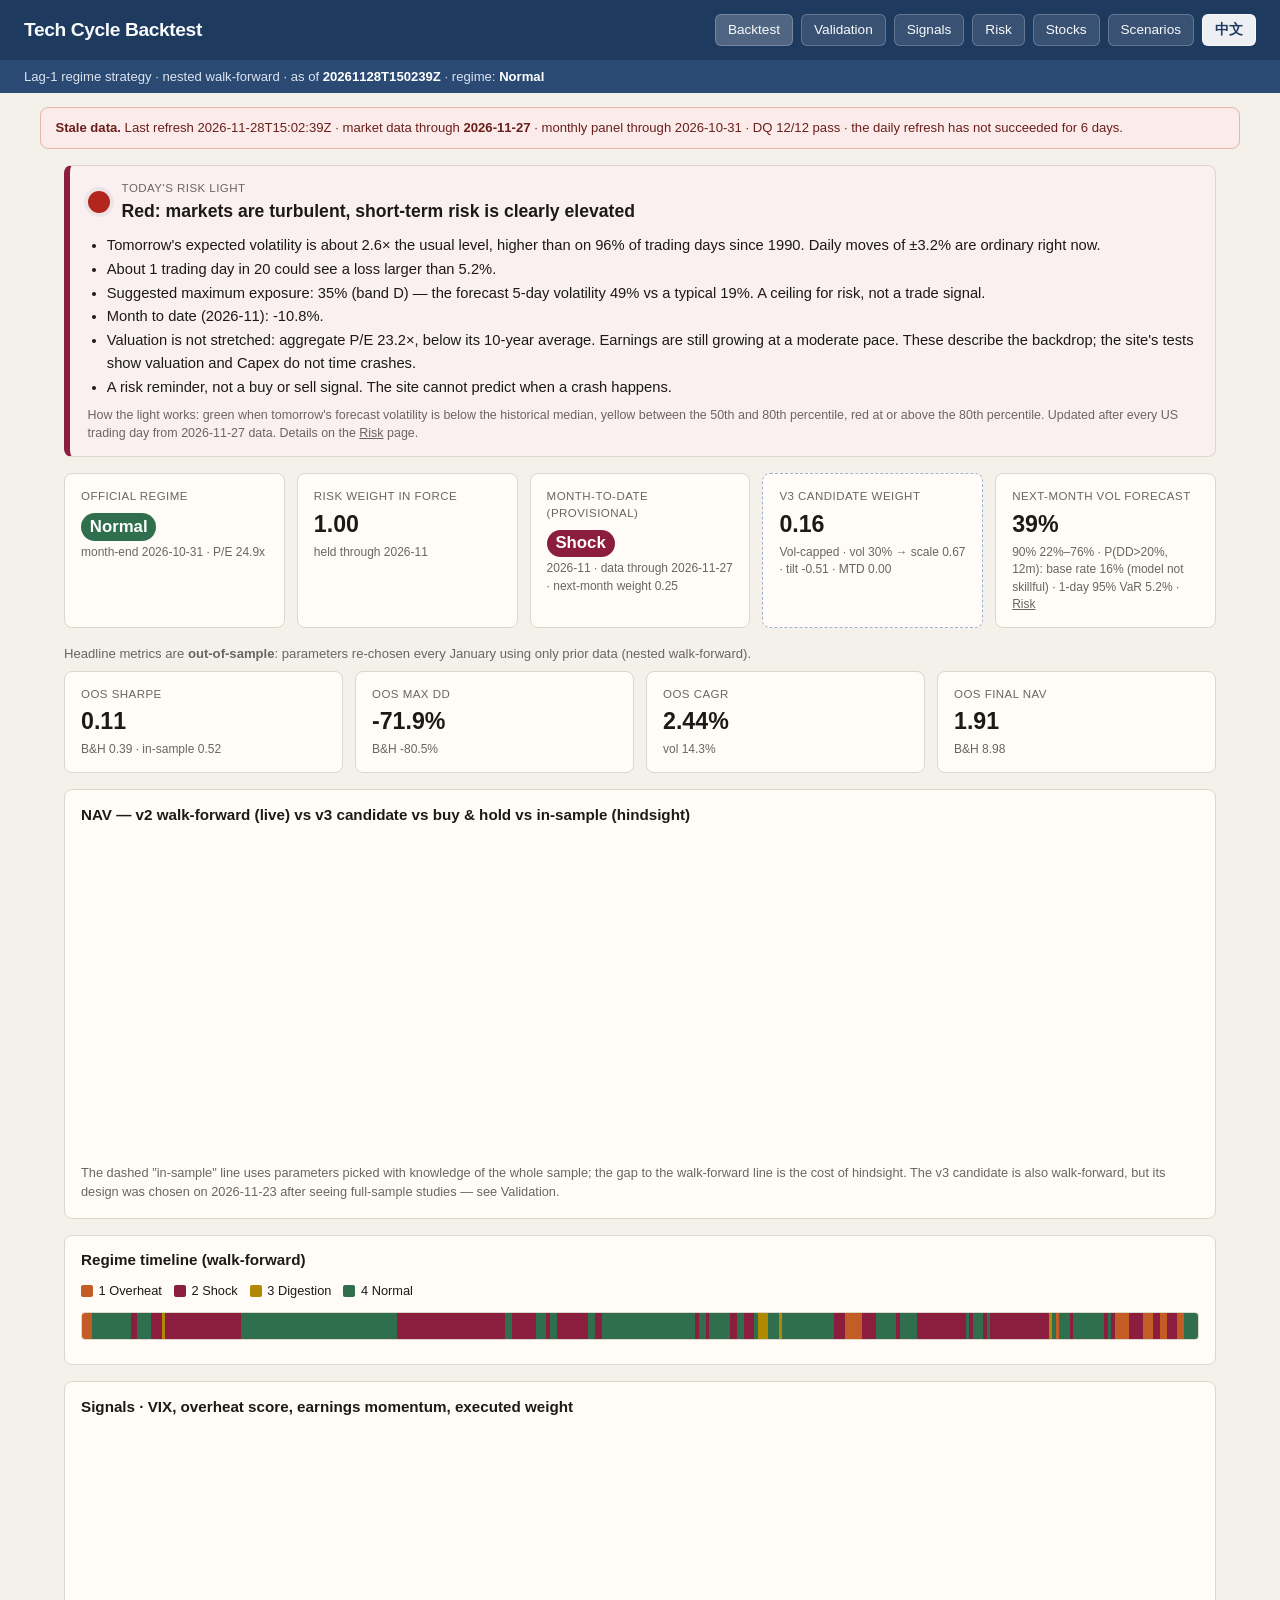
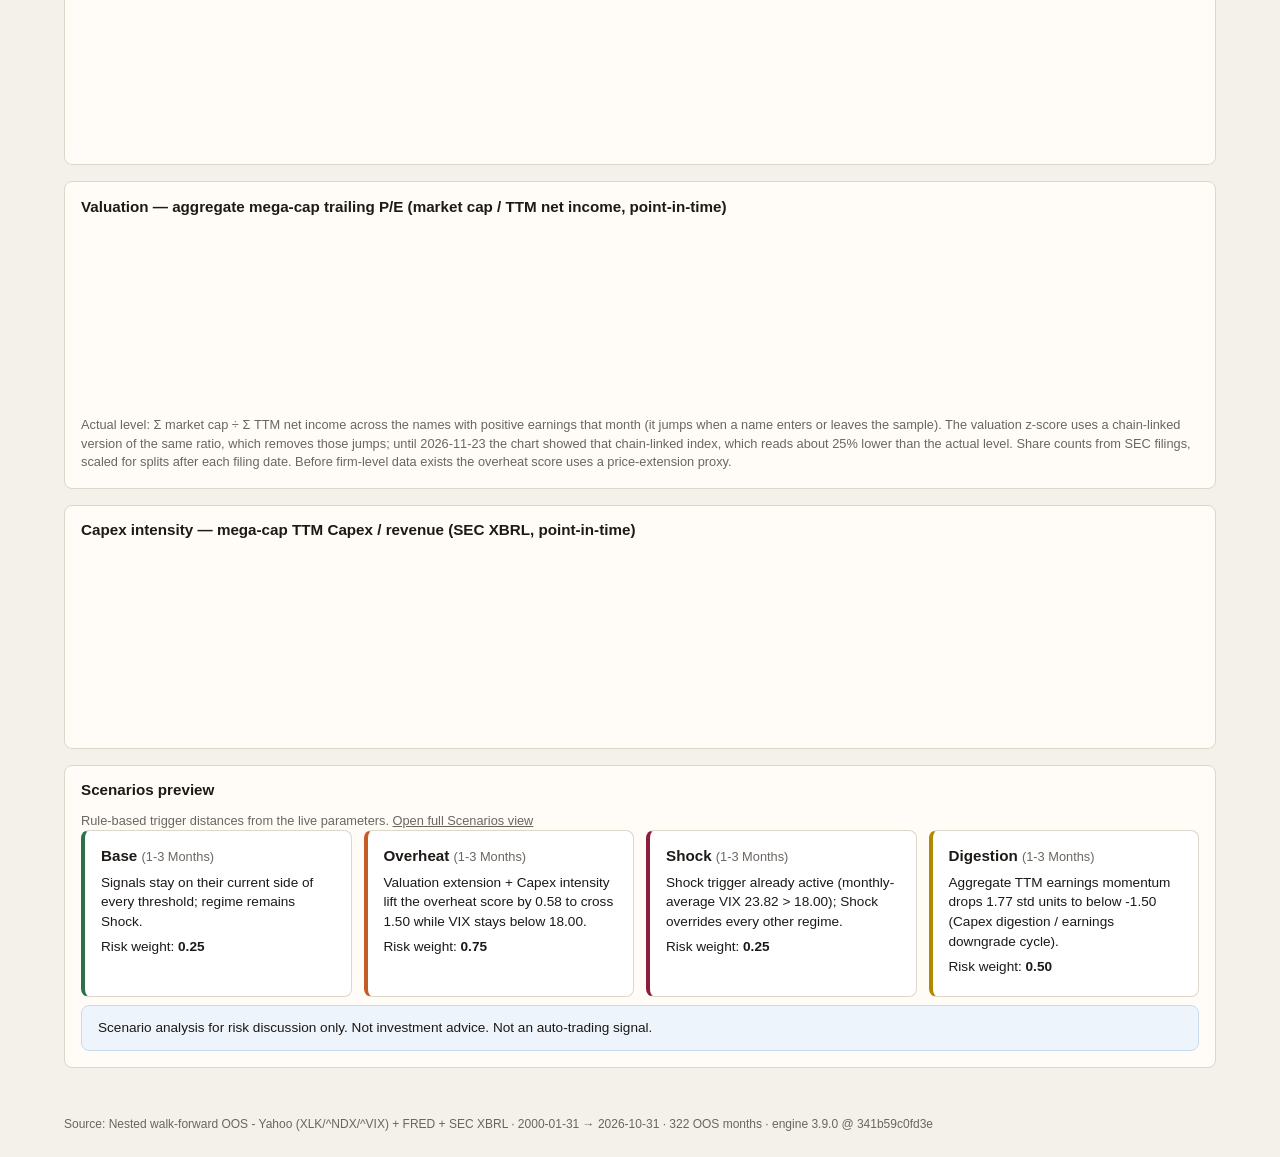
<file: index.html>
<!DOCTYPE html>
<html lang="en">
<head>
  <meta charset="utf-8" />
  <meta http-equiv="Content-Security-Policy" content="default-src 'self'; script-src 'self'; style-src 'self' 'unsafe-inline'; img-src 'self' data:; connect-src 'self'; font-src 'self'; object-src 'none'; base-uri 'self'; form-action 'none'" />
  <meta name="viewport" content="width=device-width, initial-scale=1" />
  <title>Tech Cycle Backtest</title>
  <link rel="stylesheet" href="css/app.css" />
  <script src="static/chart.umd.min.js"></script>
</head>
<body data-i18n-title="index.title">
  <header class="topbar">
    <h1 data-i18n="index.title">Tech Cycle Backtest</h1>
    <nav class="nav-links" aria-label="Primary">
      <a class="active" href="index.html" data-i18n="nav.backtest">Backtest</a>
      <a href="validation.html" data-i18n="nav.validation">Validation</a>
      <a href="signals.html" data-i18n="nav.signals">Signals</a>
      <a href="risk.html" data-i18n="nav.risk">Risk</a>
      <a href="stocks.html" data-i18n="nav.stocks">Stocks</a>
      <a href="scenarios.html" data-i18n="nav.scenarios">Scenarios</a>
    </nav>
  </header>
  <div class="subbar" id="asof-line" data-i18n="common.loading">Loading…</div>
  <div class="banner" id="banner" data-i18n="common.loadingStatus">Loading data status…</div>

  <main>
    <section class="light" id="light" hidden>
      <div class="light-head"><span class="light-dot" aria-hidden="true"></span><div>
        <div class="light-kicker" data-i18n="light.h2">Today's risk light</div>
        <h2 id="light-title">—</h2></div></div>
      <ul id="light-points"></ul>
      <p class="light-foot" id="light-foot"></p>
    </section>

    <section class="metrics posture">
      <div class="card"><div class="label" data-i18n="index.card.regime">Official regime</div><div class="value" id="p-regime">—</div><div class="sub" id="p-regime-sub">—</div></div>
      <div class="card"><div class="label" data-i18n="index.card.weight">Risk weight in force</div><div class="value" id="p-weight">—</div><div class="sub" id="p-weight-sub">—</div></div>
      <div class="card"><div class="label" data-i18n="index.card.prov">Month-to-date (provisional)</div><div class="value" id="p-prov">—</div><div class="sub" id="p-prov-sub">—</div></div>
      <div class="card candidate"><div class="label" data-i18n="index.card.v3">v3 candidate weight</div><div class="value" id="p-v3">—</div><div class="sub" id="p-v3-sub">—</div></div>
      <div class="card"><div class="label" data-i18n="index.card.vol">Next-month vol forecast</div><div class="value" id="p-vol">—</div><div class="sub" id="p-vol-sub">—</div></div>
    </section>

    <p class="basis" id="basis" data-i18n-html="index.basis"></p>
    <section class="metrics" id="metrics">
      <div class="card"><div class="label" data-i18n="index.m.sharpe">OOS Sharpe</div><div class="value" id="m-sharpe">—</div><div class="sub" id="m-sharpe-sub">—</div></div>
      <div class="card"><div class="label" data-i18n="index.m.mdd">OOS Max DD</div><div class="value" id="m-mdd">—</div><div class="sub" id="m-mdd-sub">—</div></div>
      <div class="card"><div class="label" data-i18n="index.m.cagr">OOS CAGR</div><div class="value" id="m-cagr">—</div><div class="sub" id="m-cagr-sub">—</div></div>
      <div class="card"><div class="label" data-i18n="index.m.nav">OOS Final NAV</div><div class="value" id="m-nav">—</div><div class="sub" id="m-bh">—</div></div>
    </section>

    <section class="panel">
      <h2 data-i18n-html="index.nav.h2"></h2>
      <div class="chart-wrap"><canvas id="navChart"></canvas></div>
      <p class="note" data-i18n="index.nav.note"></p>
    </section>

    <section class="panel">
      <h2 data-i18n="index.regime.h2">Regime timeline (walk-forward)</h2>
      <div class="legend-regimes" id="regimeLegend"></div>
      <div class="regime-strip" id="regimeStrip" data-i18n-title="index.regime.title"></div>
    </section>

    <section class="panel">
      <h2 data-i18n="index.aux.h2"></h2>
      <div class="chart-wrap"><canvas id="auxChart"></canvas></div>
    </section>

    <section class="panel">
      <h2 data-i18n="index.pe.h2"></h2>
      <div class="chart-wrap short"><canvas id="peChart"></canvas></div>
      <p class="note" data-i18n="index.pe.note"></p>
    </section>

    <section class="panel">
      <h2 data-i18n="index.capex.h2"></h2>
      <div class="chart-wrap short"><canvas id="capexChart"></canvas></div>
    </section>

    <section class="panel">
      <h2 data-i18n="index.sc.h2">Scenarios preview</h2>
      <p class="note" data-i18n-html="index.sc.note"></p>
      <div class="preview-grid" id="scenarioPreview"></div>
      <div class="disclaimer" id="home-disclaimer" data-i18n="common.disclaimer"></div>
    </section>
  </main>

  <footer id="footer" data-i18n="common.loading">Loading…</footer>
  <script src="js/i18n.js"></script>
  <script src="js/common.js"></script>
  <script src="js/backtest.js"></script>
</body>
</html>
</file>
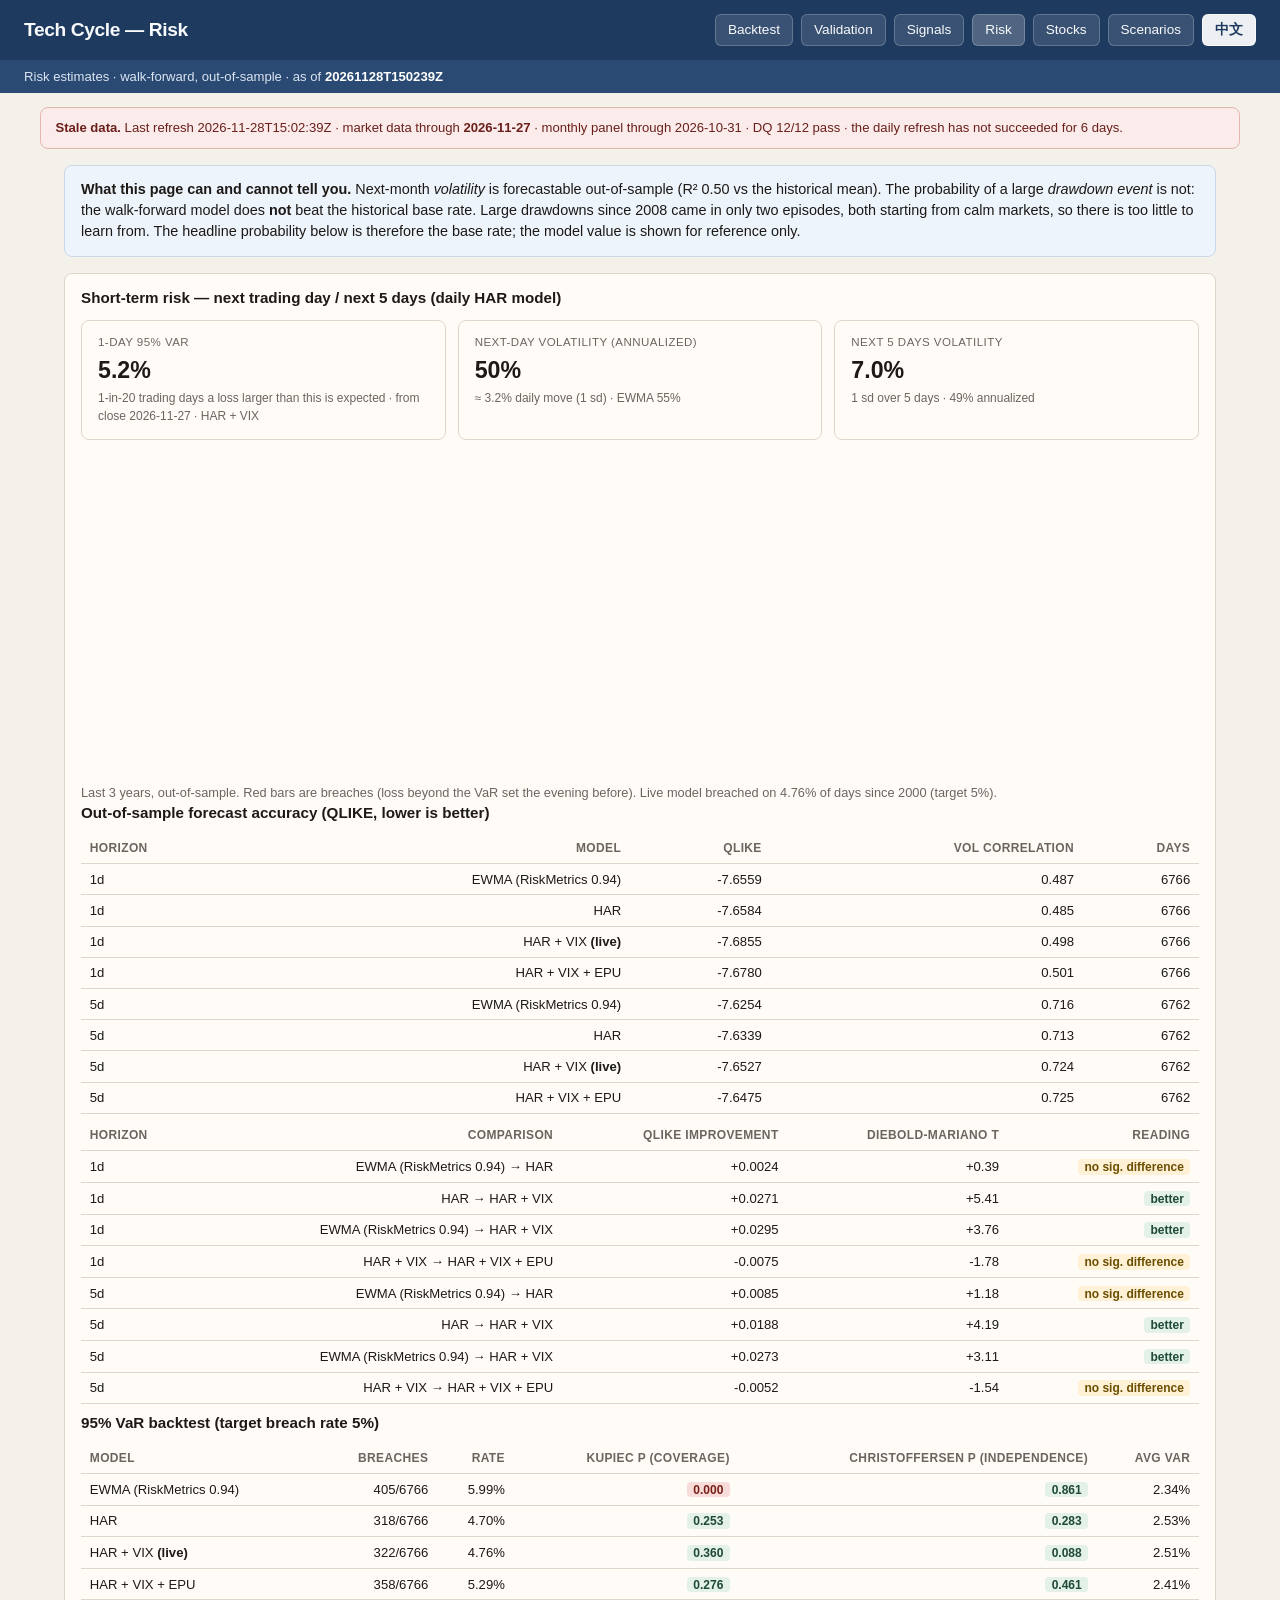
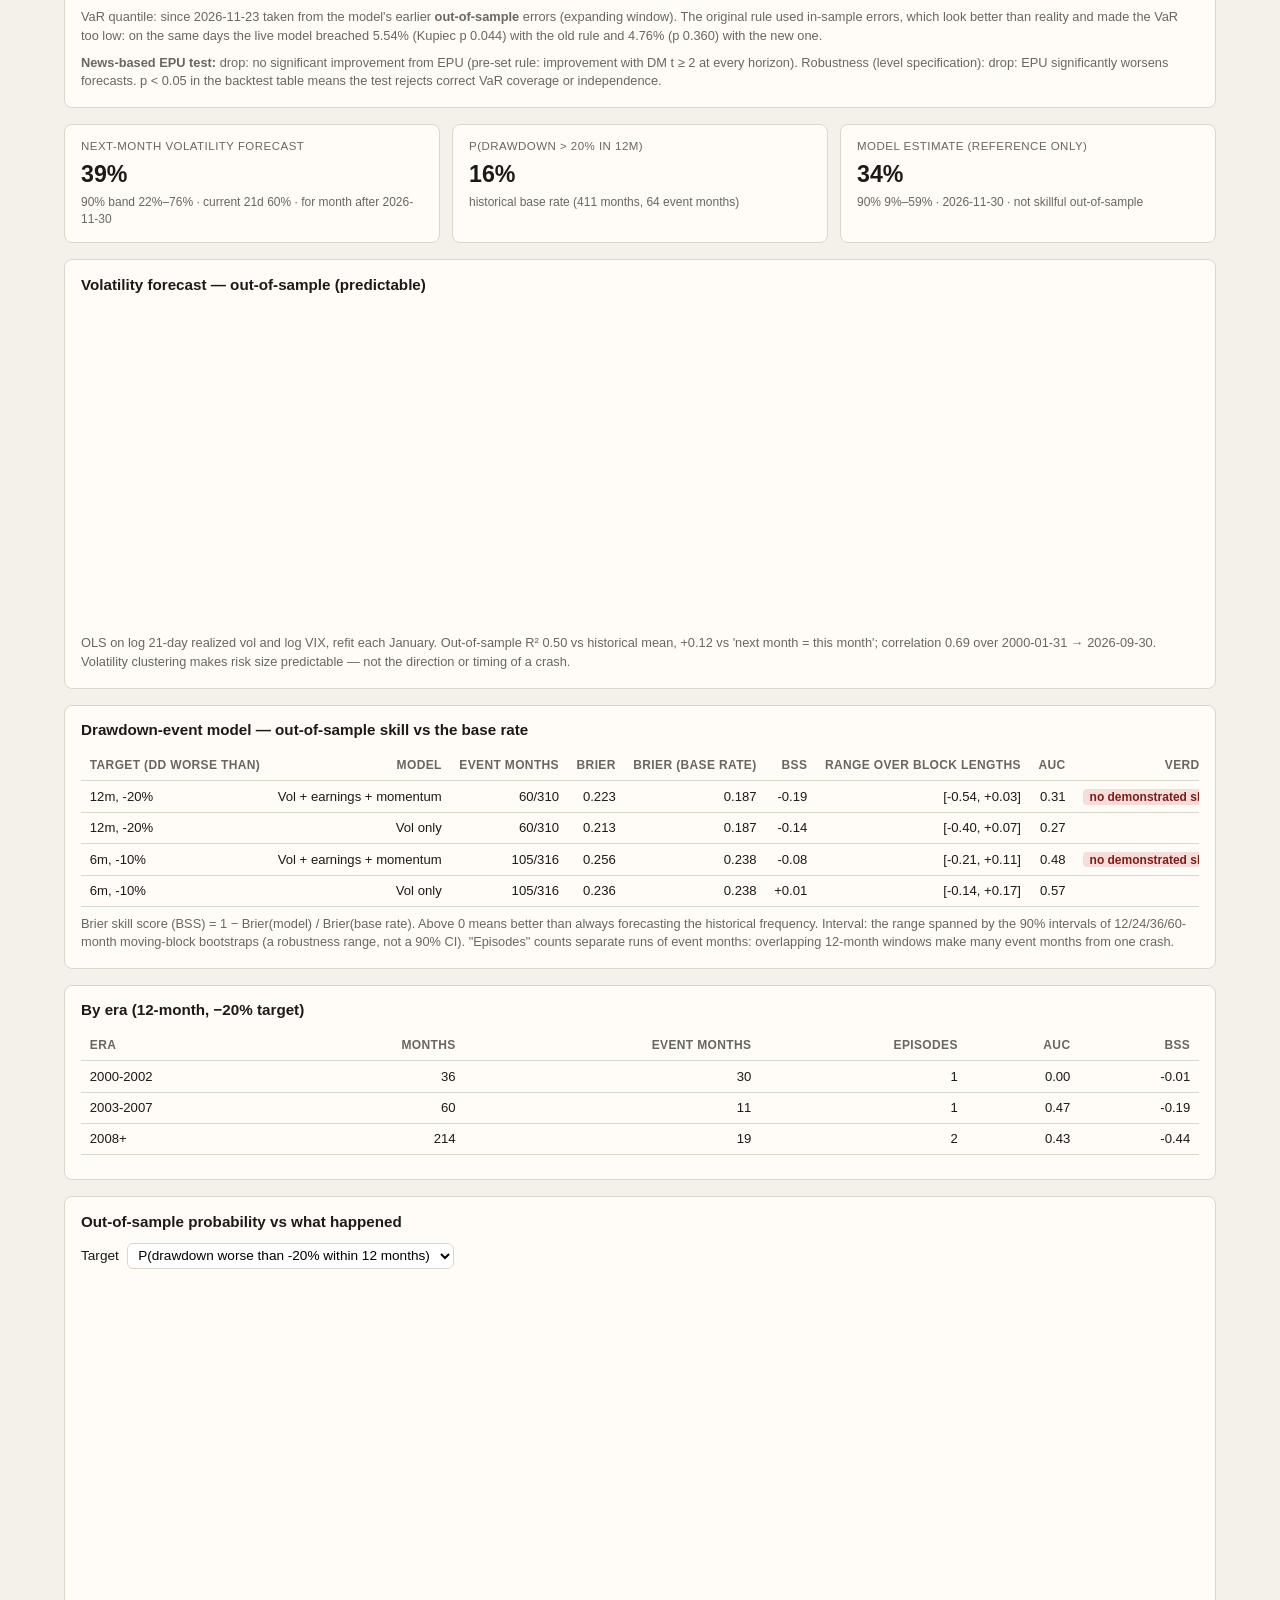
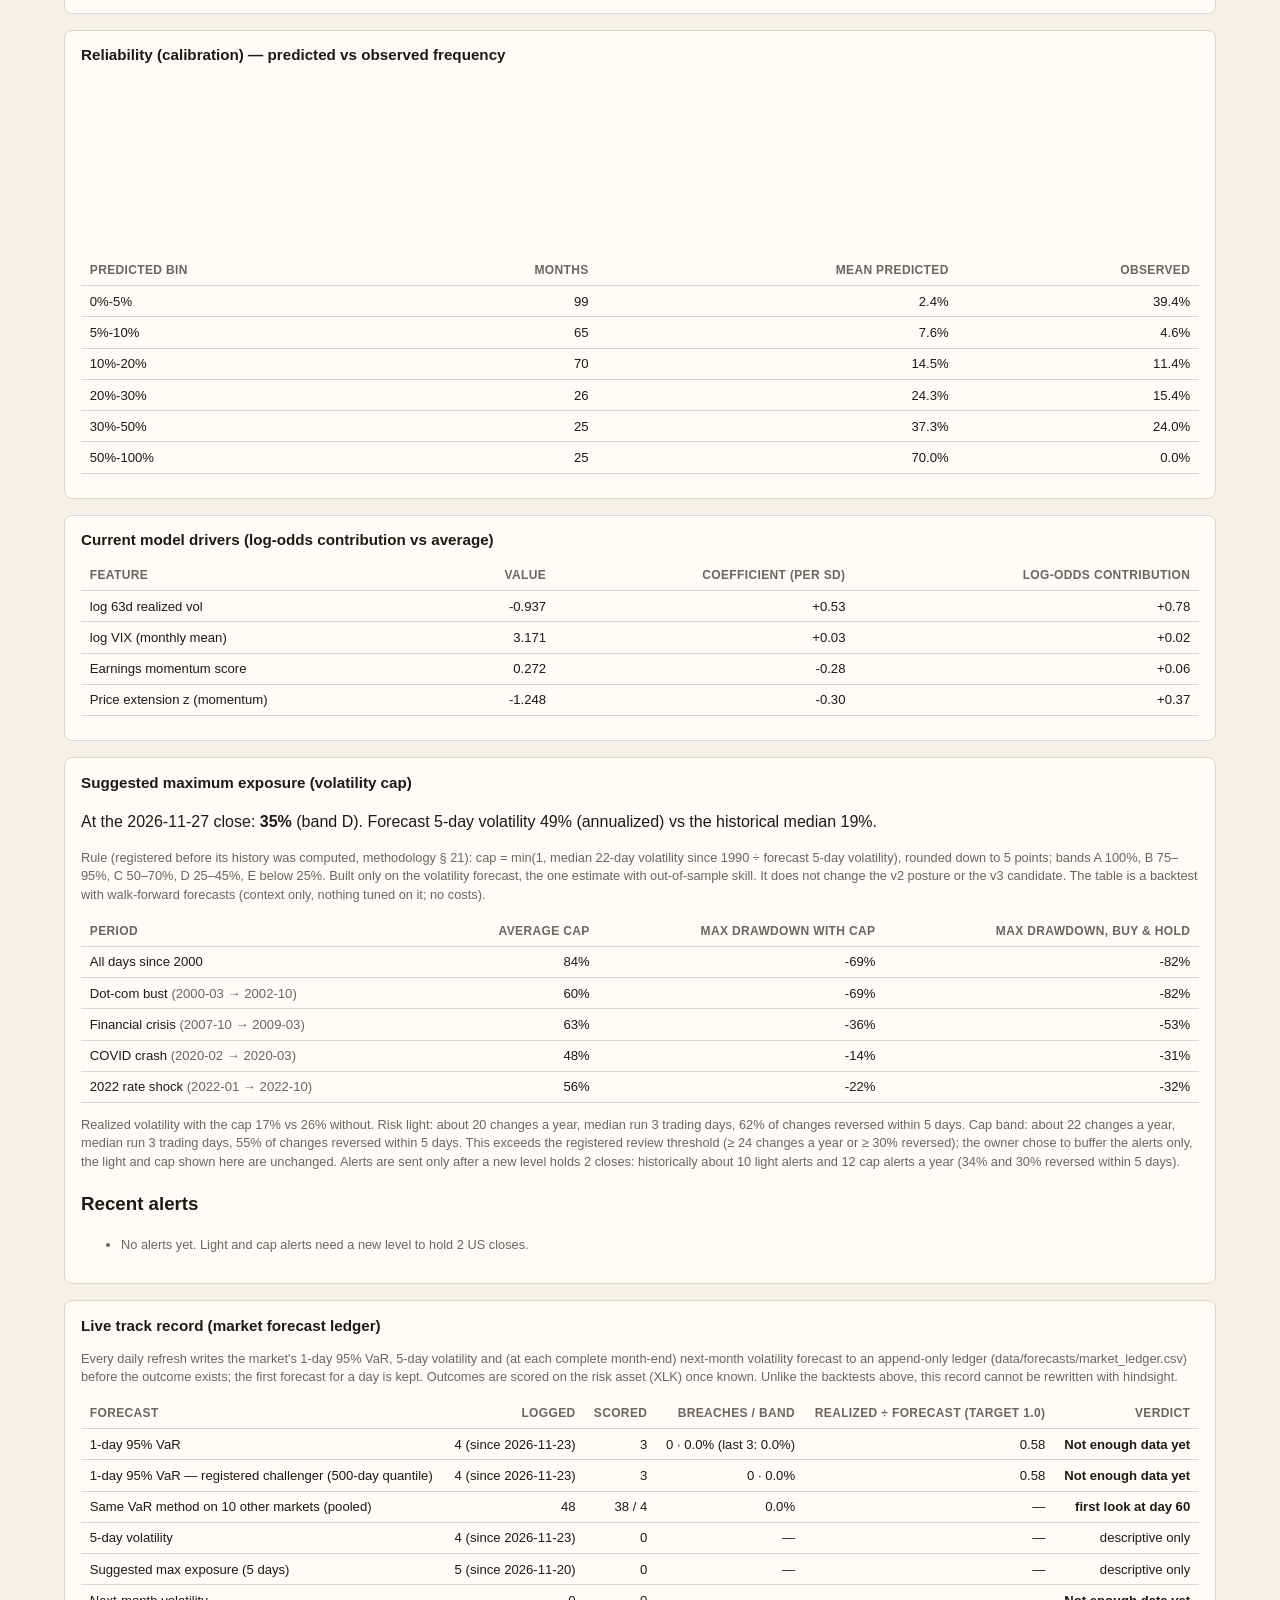
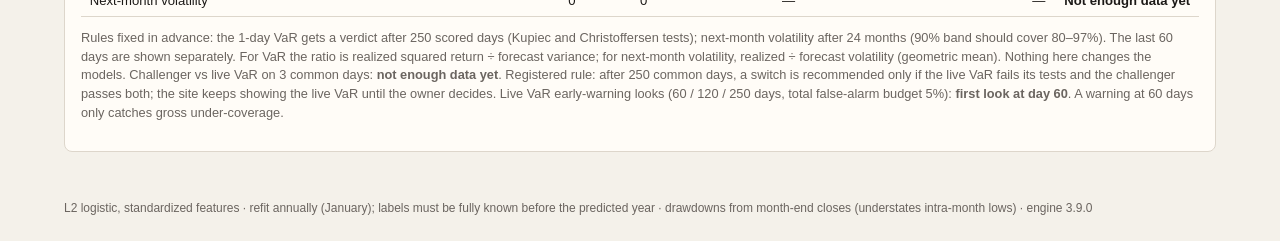
<file: risk.html>
<!DOCTYPE html>
<html lang="en">
<head>
  <meta charset="utf-8" />
  <meta http-equiv="Content-Security-Policy" content="default-src 'self'; script-src 'self'; style-src 'self' 'unsafe-inline'; img-src 'self' data:; connect-src 'self'; font-src 'self'; object-src 'none'; base-uri 'self'; form-action 'none'" />
  <meta name="viewport" content="width=device-width, initial-scale=1" />
  <title>Tech Cycle — Risk</title>
  <link rel="stylesheet" href="css/app.css" />
  <script src="static/chart.umd.min.js"></script>
</head>
<body data-i18n-title="risk.title">
  <header class="topbar">
    <h1 data-i18n="risk.title">Tech Cycle — Risk</h1>
    <nav class="nav-links" aria-label="Primary">
      <a href="index.html" data-i18n="nav.backtest">Backtest</a>
      <a href="validation.html" data-i18n="nav.validation">Validation</a>
      <a href="signals.html" data-i18n="nav.signals">Signals</a>
      <a class="active" href="risk.html" data-i18n="nav.risk">Risk</a>
      <a href="stocks.html" data-i18n="nav.stocks">Stocks</a>
      <a href="scenarios.html" data-i18n="nav.scenarios">Scenarios</a>
    </nav>
  </header>
  <div class="subbar" id="asof-line" data-i18n="common.loading">Loading…</div>
  <div class="banner" id="banner" data-i18n="common.loadingStatus">Loading data status…</div>

  <main>
    <section class="interp" id="summary" data-i18n="common.loading">Loading…</section>

    <section class="panel" id="stPanel">
      <h2 data-i18n="risk.st.h2"></h2>
      <div class="metrics">
        <div class="card"><div class="label" data-i18n="risk.st.var">1-day 95% VaR</div><div class="value" id="s-var">—</div><div class="sub" id="s-var-sub">—</div></div>
        <div class="card"><div class="label" data-i18n="risk.st.vol1">Next-day volatility</div><div class="value" id="s-vol1">—</div><div class="sub" id="s-vol1-sub">—</div></div>
        <div class="card"><div class="label" data-i18n="risk.st.vol5">Next 5 days volatility</div><div class="value" id="s-vol5">—</div><div class="sub" id="s-vol5-sub">—</div></div>
      </div>
      <div class="chart-wrap"><canvas id="varChart"></canvas></div>
      <p class="note" id="varNote"></p>
      <h2 data-i18n="risk.st.acc.h2"></h2>
      <div class="table-wrap"><table id="stVarTable"></table></div>
      <div class="table-wrap"><table id="stDmTable"></table></div>
      <h2 data-i18n="risk.st.bt.h2"></h2>
      <div class="table-wrap"><table id="stBtTable"></table></div>
      <p class="note" id="qNote"></p>
      <p class="note" id="epuNote"></p>
    </section>

    <section class="metrics">
      <div class="card"><div class="label" data-i18n="risk.lt.vol">Next-month volatility forecast</div><div class="value" id="r-vol">—</div><div class="sub" id="r-vol-sub">—</div></div>
      <div class="card"><div class="label" data-i18n-html="risk.lt.dd"></div><div class="value" id="r-dd">—</div><div class="sub" id="r-dd-sub">—</div></div>
      <div class="card"><div class="label" data-i18n="risk.lt.model">Model estimate (reference only)</div><div class="value" id="r-model">—</div><div class="sub" id="r-model-sub">—</div></div>
    </section>

    <section class="panel">
      <h2 data-i18n="risk.vf.h2"></h2>
      <div class="chart-wrap"><canvas id="volChart"></canvas></div>
      <p class="note" id="volNote"></p>
    </section>

    <section class="panel">
      <h2 data-i18n="risk.sk.h2"></h2>
      <div class="table-wrap"><table id="skillTable"></table></div>
      <p class="note" data-i18n="risk.sk.note"></p>
    </section>

    <section class="panel">
      <h2 data-i18n="risk.era.h2"></h2>
      <div class="table-wrap"><table id="eraTable"></table></div>
    </section>

    <section class="panel">
      <h2 data-i18n="risk.pr.h2"></h2>
      <label class="picker"><span data-i18n="risk.pr.pick">Target</span> <select id="tgtPick"></select></label>
      <div class="chart-wrap"><canvas id="probChart"></canvas></div>
    </section>

    <section class="panel">
      <h2 data-i18n="risk.rel.h2"></h2>
      <div class="chart-wrap short"><canvas id="relChart"></canvas></div>
      <div class="table-wrap"><table id="relTable"></table></div>
    </section>

    <section class="panel">
      <h2 data-i18n="risk.drv.h2"></h2>
      <div class="table-wrap"><table id="drvTable"></table></div>
    </section>
    <section class="panel" id="expo" hidden>
      <h2 data-i18n="risk.cap.h2">Suggested maximum exposure (volatility cap)</h2>
      <p id="expo-now"></p>
      <p class="muted small" data-i18n="risk.cap.rule"></p>
      <div class="table-wrap"><table id="expoTable"></table></div>
      <p class="muted small" id="expo-stab"></p>
      <h3 data-i18n="risk.alerts.h3">Recent alerts</h3>
      <ul id="alertList" class="small"></ul>
    </section>
    <section class="panel" id="mlive">
      <h2 data-i18n="risk.live.h2">Live track record (market forecast ledger)</h2>
      <p class="muted small" data-i18n="risk.live.intro"></p>
      <div class="table-wrap"><table id="mliveTable"></table></div>
      <p class="muted small" id="mlive-note"></p>
    </section>
  </main>

  <footer id="footer" data-i18n="common.loading">Loading…</footer>
  <script src="js/i18n.js"></script>
  <script src="js/common.js"></script>
  <script src="js/risk.js"></script>
</body>
</html>
</file>
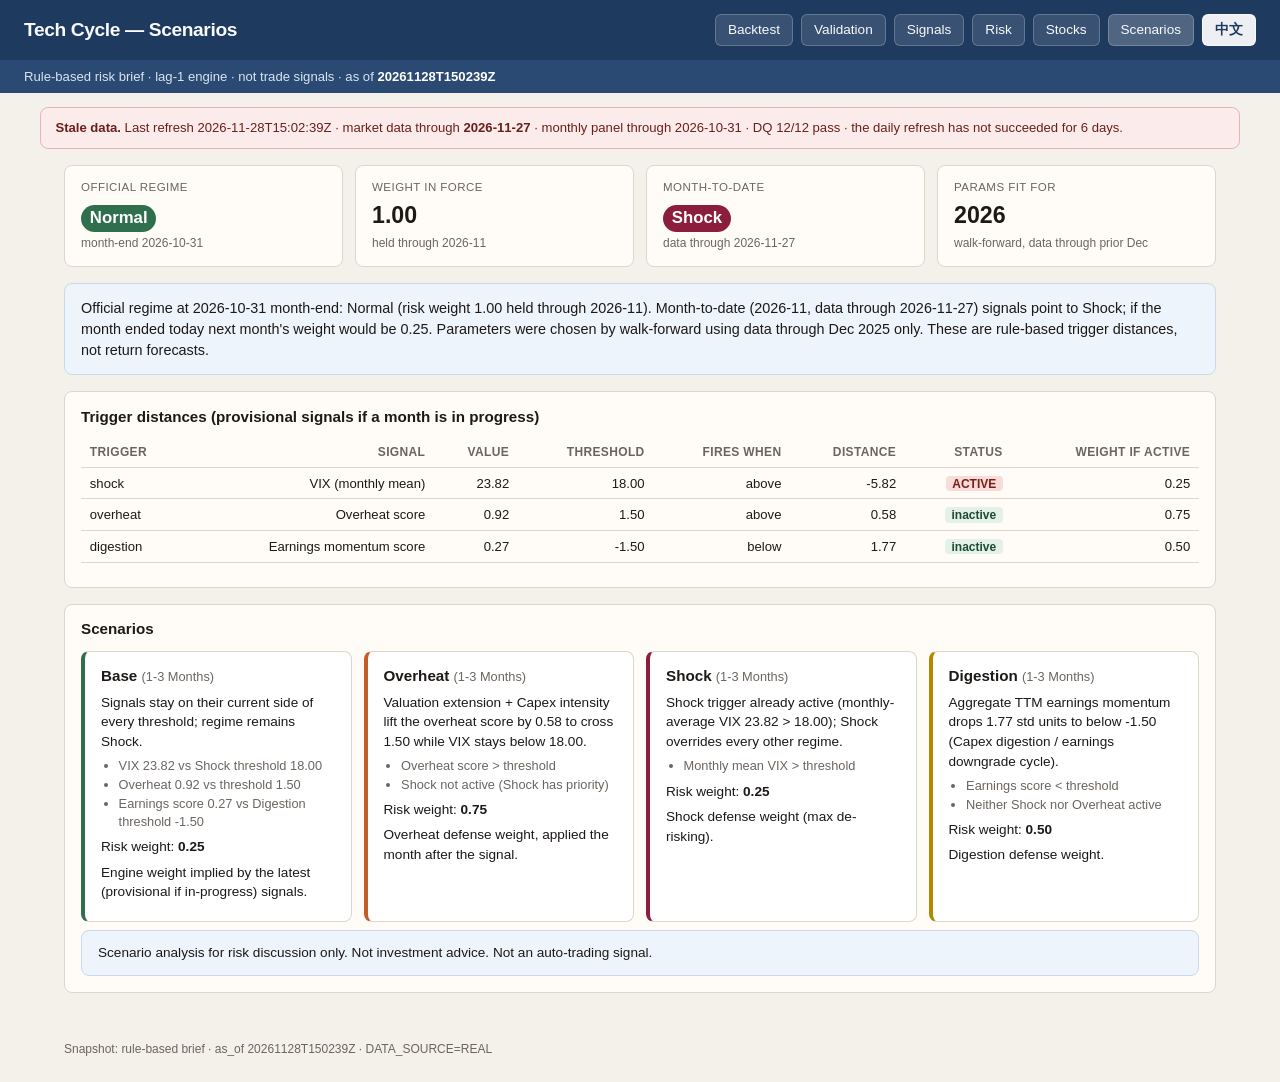
<file: scenarios.html>
<!DOCTYPE html>
<html lang="en">
<head>
  <meta charset="utf-8" />
  <meta http-equiv="Content-Security-Policy" content="default-src 'self'; script-src 'self'; style-src 'self' 'unsafe-inline'; img-src 'self' data:; connect-src 'self'; font-src 'self'; object-src 'none'; base-uri 'self'; form-action 'none'" />
  <meta name="viewport" content="width=device-width, initial-scale=1" />
  <title>Tech Cycle — Scenarios</title>
  <link rel="stylesheet" href="css/app.css" />
</head>
<body data-i18n-title="sc.title">
  <header class="topbar">
    <h1 data-i18n="sc.title">Tech Cycle — Scenarios</h1>
    <nav class="nav-links" aria-label="Primary">
      <a href="index.html" data-i18n="nav.backtest">Backtest</a>
      <a href="validation.html" data-i18n="nav.validation">Validation</a>
      <a href="signals.html" data-i18n="nav.signals">Signals</a>
      <a href="risk.html" data-i18n="nav.risk">Risk</a>
      <a href="stocks.html" data-i18n="nav.stocks">Stocks</a>
      <a class="active" href="scenarios.html" data-i18n="nav.scenarios">Scenarios</a>
    </nav>
  </header>
  <div class="subbar" id="asof-line" data-i18n="common.loading">Loading…</div>
  <div class="banner" id="banner" data-i18n="common.loadingStatus">Loading data status…</div>

  <main>
    <section class="metrics">
      <div class="card"><div class="label" data-i18n="sc.card.regime">Official regime</div><div class="value" id="m-regime">—</div><div class="sub" id="m-regime-sub">—</div></div>
      <div class="card"><div class="label" data-i18n="sc.card.weight">Weight in force</div><div class="value" id="m-weight">—</div><div class="sub" id="m-weight-sub">—</div></div>
      <div class="card"><div class="label" data-i18n="sc.card.prov">Month-to-date</div><div class="value" id="m-prov">—</div><div class="sub" id="m-prov-sub">—</div></div>
      <div class="card"><div class="label" data-i18n="sc.card.fit">Params fit for</div><div class="value" id="m-fit">—</div><div class="sub" data-i18n="sc.card.fitSub">walk-forward, data through prior Dec</div></div>
    </section>

    <section class="interp" id="interpretation" data-i18n="common.loading">Loading…</section>

    <section class="panel">
      <h2 data-i18n="sc.trig.h2">Trigger distances</h2>
      <div class="table-wrap"><table id="trigTable"></table></div>
    </section>

    <section class="panel">
      <h2 data-i18n="sc.h2">Scenarios</h2>
      <div class="preview-grid" id="scenarioGrid"></div>
      <div class="disclaimer" id="disclaimer" data-i18n="common.disclaimer"></div>
    </section>
  </main>

  <footer id="footer" data-i18n="common.loading">Loading…</footer>
  <script src="js/i18n.js"></script>
  <script src="js/common.js"></script>
  <script src="js/scenarios.js"></script>
</body>
</html>
</file>
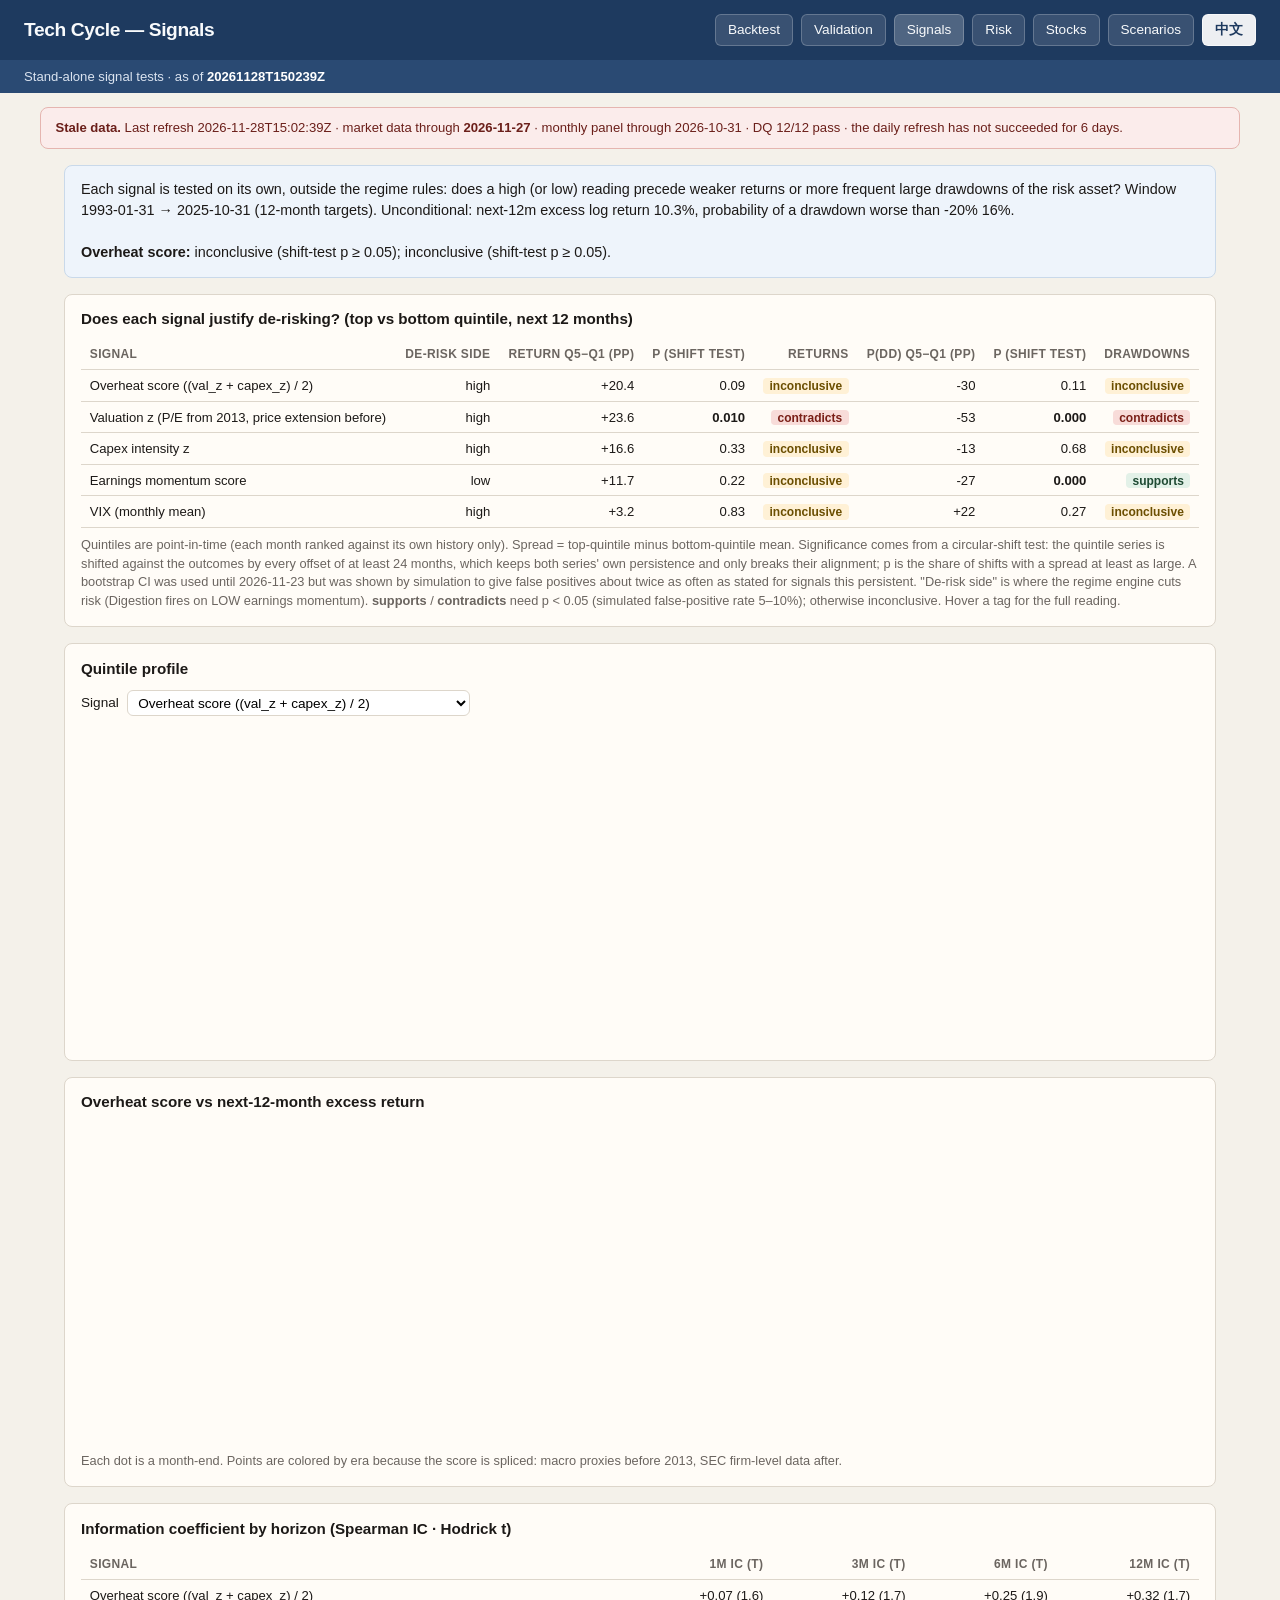
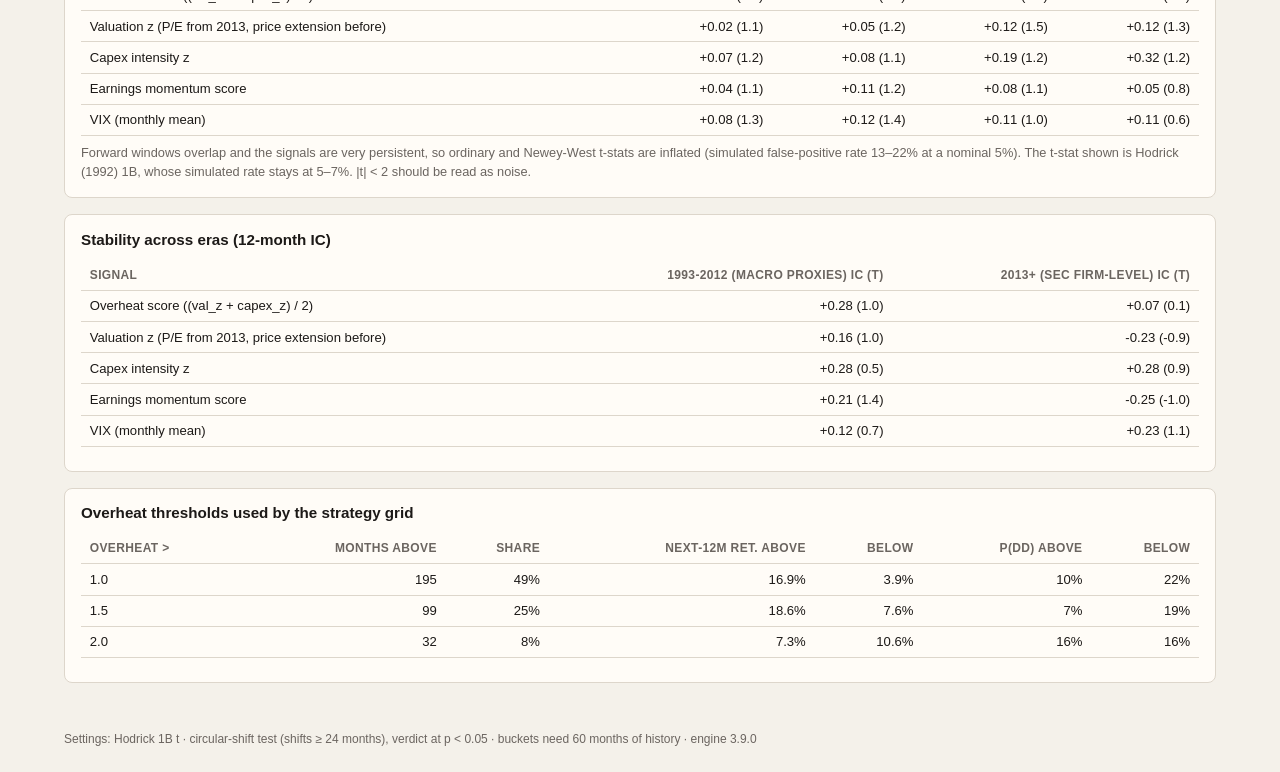
<file: signals.html>
<!DOCTYPE html>
<html lang="en">
<head>
  <meta charset="utf-8" />
  <meta http-equiv="Content-Security-Policy" content="default-src 'self'; script-src 'self'; style-src 'self' 'unsafe-inline'; img-src 'self' data:; connect-src 'self'; font-src 'self'; object-src 'none'; base-uri 'self'; form-action 'none'" />
  <meta name="viewport" content="width=device-width, initial-scale=1" />
  <title>Tech Cycle — Signals</title>
  <link rel="stylesheet" href="css/app.css" />
  <script src="static/chart.umd.min.js"></script>
</head>
<body data-i18n-title="sig.title">
  <header class="topbar">
    <h1 data-i18n="sig.title">Tech Cycle — Signals</h1>
    <nav class="nav-links" aria-label="Primary">
      <a href="index.html" data-i18n="nav.backtest">Backtest</a>
      <a href="validation.html" data-i18n="nav.validation">Validation</a>
      <a class="active" href="signals.html" data-i18n="nav.signals">Signals</a>
      <a href="risk.html" data-i18n="nav.risk">Risk</a>
      <a href="stocks.html" data-i18n="nav.stocks">Stocks</a>
      <a href="scenarios.html" data-i18n="nav.scenarios">Scenarios</a>
    </nav>
  </header>
  <div class="subbar" id="asof-line" data-i18n="common.loading">Loading…</div>
  <div class="banner" id="banner" data-i18n="common.loadingStatus">Loading data status…</div>

  <main>
    <section class="interp" id="summary" data-i18n="common.loading">Loading…</section>

    <section class="panel">
      <h2 data-i18n="sig.verdict.h2"></h2>
      <div class="table-wrap"><table id="verdictTable"></table></div>
      <p class="note" data-i18n-html="sig.verdict.note"></p>
    </section>

    <section class="panel">
      <h2 data-i18n="sig.q.h2">Quintile profile</h2>
      <label class="picker"><span data-i18n="sig.q.pick">Signal</span> <select id="sigPick"></select></label>
      <div class="chart-wrap"><canvas id="bucketChart"></canvas></div>
    </section>

    <section class="panel">
      <h2 data-i18n="sig.sc.h2"></h2>
      <div class="chart-wrap"><canvas id="scatterChart"></canvas></div>
      <p class="note" data-i18n="sig.sc.note"></p>
    </section>

    <section class="panel">
      <h2 data-i18n="sig.ic.h2"></h2>
      <div class="table-wrap"><table id="icTable"></table></div>
      <p class="note" data-i18n-html="sig.ic.note"></p>
    </section>

    <section class="panel">
      <h2 data-i18n="sig.era.h2"></h2>
      <div class="table-wrap"><table id="eraTable"></table></div>
    </section>

    <section class="panel">
      <h2 data-i18n="sig.thr.h2"></h2>
      <div class="table-wrap"><table id="thrTable"></table></div>
    </section>
  </main>

  <footer id="footer" data-i18n="common.loading">Loading…</footer>
  <script src="js/i18n.js"></script>
  <script src="js/common.js"></script>
  <script src="js/signals.js"></script>
</body>
</html>
</file>
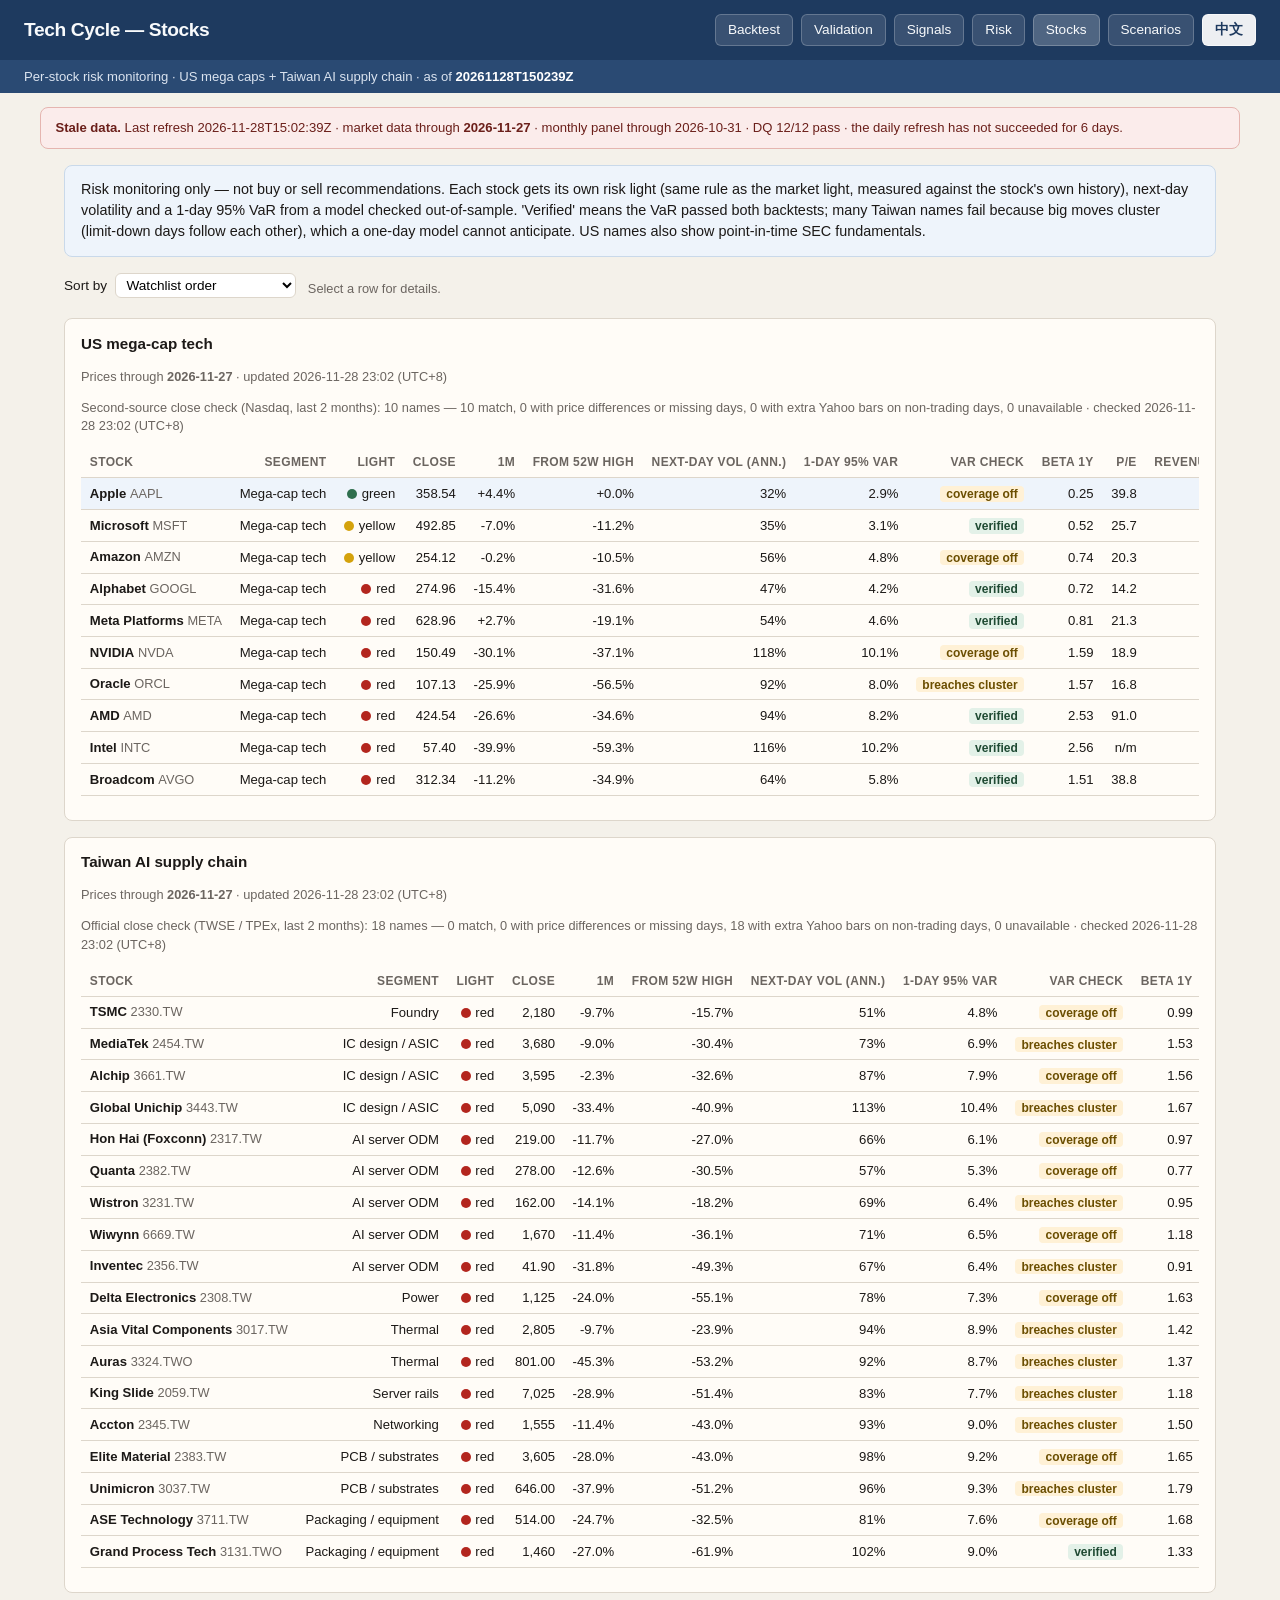
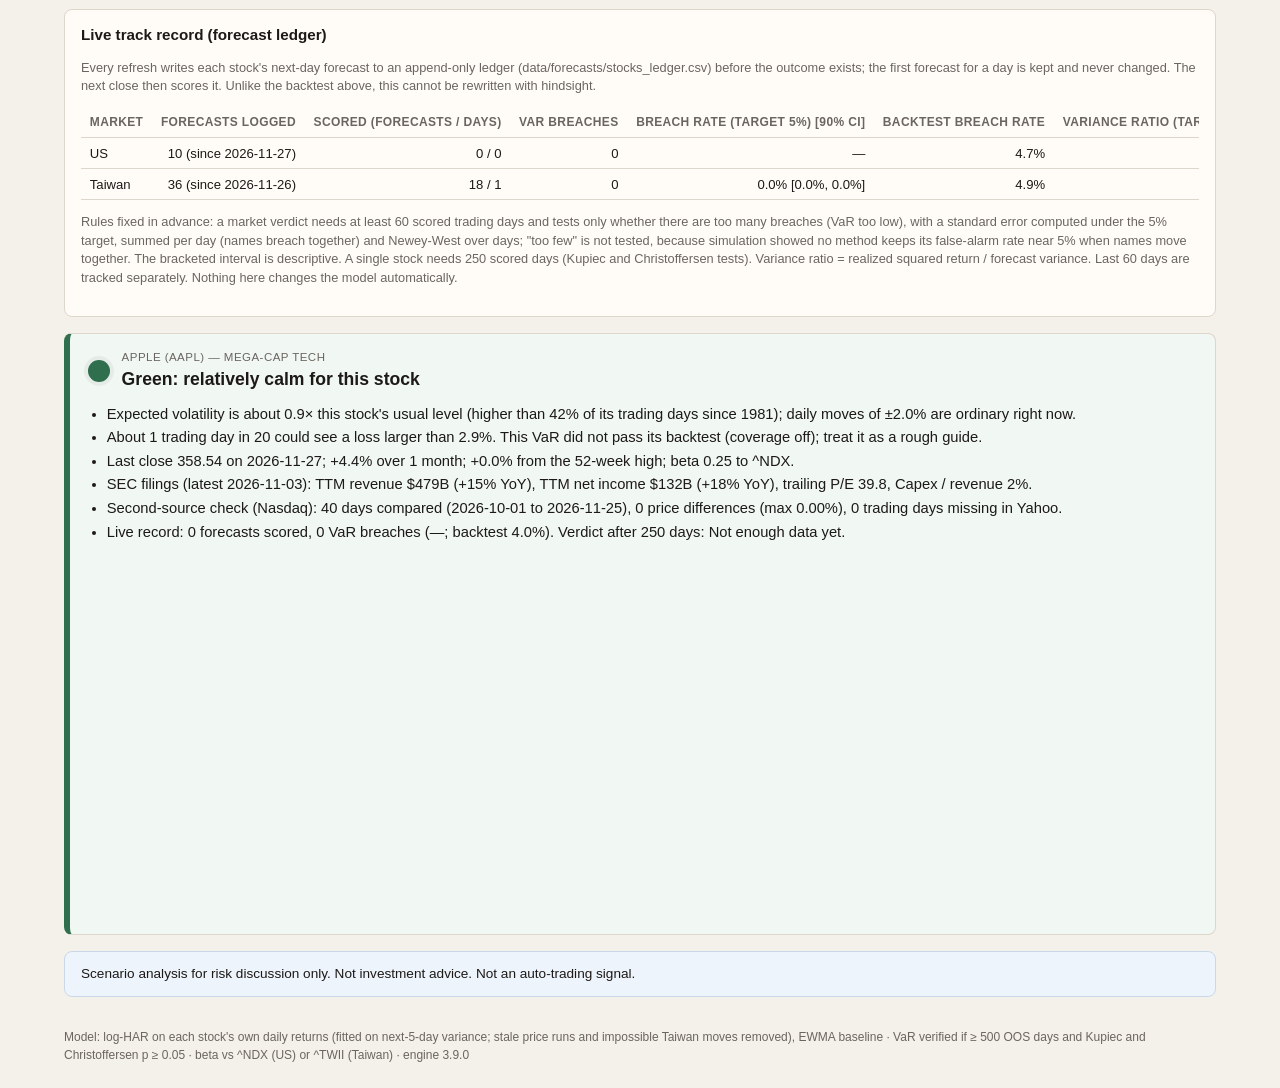
<file: stocks.html>
<!DOCTYPE html>
<html lang="en">
<head>
  <meta charset="utf-8" />
  <meta http-equiv="Content-Security-Policy" content="default-src 'self'; script-src 'self'; style-src 'self' 'unsafe-inline'; img-src 'self' data:; connect-src 'self'; font-src 'self'; object-src 'none'; base-uri 'self'; form-action 'none'" />
  <meta name="viewport" content="width=device-width, initial-scale=1" />
  <title>Tech Cycle — Stocks</title>
  <link rel="stylesheet" href="css/app.css" />
  <script src="static/chart.umd.min.js"></script>
</head>
<body data-i18n-title="st.title">
  <header class="topbar">
    <h1 data-i18n="st.title">Tech Cycle — Stocks</h1>
    <nav class="nav-links" aria-label="Primary">
      <a href="index.html" data-i18n="nav.backtest">Backtest</a>
      <a href="validation.html" data-i18n="nav.validation">Validation</a>
      <a href="signals.html" data-i18n="nav.signals">Signals</a>
      <a href="risk.html" data-i18n="nav.risk">Risk</a>
      <a class="active" href="stocks.html" data-i18n="nav.stocks">Stocks</a>
      <a href="scenarios.html" data-i18n="nav.scenarios">Scenarios</a>
    </nav>
  </header>
  <div class="subbar" id="asof-line" data-i18n="common.loading">Loading…</div>
  <div class="banner" id="banner" data-i18n="common.loadingStatus">Loading data status…</div>

  <main>
    <section class="interp" data-i18n="st.intro"></section>

    <div class="picker-row">
      <label class="picker"><span data-i18n="st.sort">Sort by</span>
        <select id="sortPick">
          <option value="list" data-i18n="st.sort.list">Watchlist order</option>
          <option value="light" data-i18n="st.sort.light">Risk light</option>
          <option value="vol" data-i18n="st.sort.vol">Next-day volatility</option>
          <option value="ret1m" data-i18n="st.sort.ret1m">1-month return</option>
          <option value="dd" data-i18n="st.sort.dd">Drop from 52-week high</option>
        </select>
      </label>
      <span class="muted small" data-i18n="st.click">Select a row for details.</span>
    </div>

    <section class="panel">
      <h2 data-i18n="st.us.h2">US mega-cap tech</h2>
      <p class="muted small" id="upd-us"></p>
      <p class="muted small" id="off-us"></p>
      <div class="table-wrap"><table id="usTable" class="stock-table"></table></div>
    </section>

    <section class="panel">
      <h2 data-i18n="st.tw.h2">Taiwan AI supply chain</h2>
      <p class="muted small" id="upd-tw"></p>
      <p class="muted small" id="off-tw"></p>
      <div class="table-wrap"><table id="twTable" class="stock-table"></table></div>
    </section>

    <section class="panel" id="live">
      <h2 data-i18n="st.live.h2">Live track record (forecast ledger)</h2>
      <p class="muted small" data-i18n="st.live.intro"></p>
      <div class="table-wrap"><table id="liveTable"></table></div>
      <p class="muted small" id="live-note"></p>
    </section>

    <section class="panel light stock-detail" id="detail" hidden>
      <div class="light-head"><span class="light-dot" aria-hidden="true"></span><div>
        <div class="light-kicker" id="d-title">—</div>
        <h2 id="d-light">—</h2></div></div>
      <ul id="d-points"></ul>
      <div class="chart-wrap short"><canvas id="d-price"></canvas></div>
      <div class="chart-wrap short"><canvas id="d-ret"></canvas></div>
    </section>

    <div class="disclaimer" data-i18n="common.disclaimer"></div>
  </main>

  <footer id="footer" data-i18n="common.loading">Loading…</footer>
  <script src="js/i18n.js"></script>
  <script src="js/common.js"></script>
  <script src="js/stocks.js"></script>
</body>
</html>
</file>
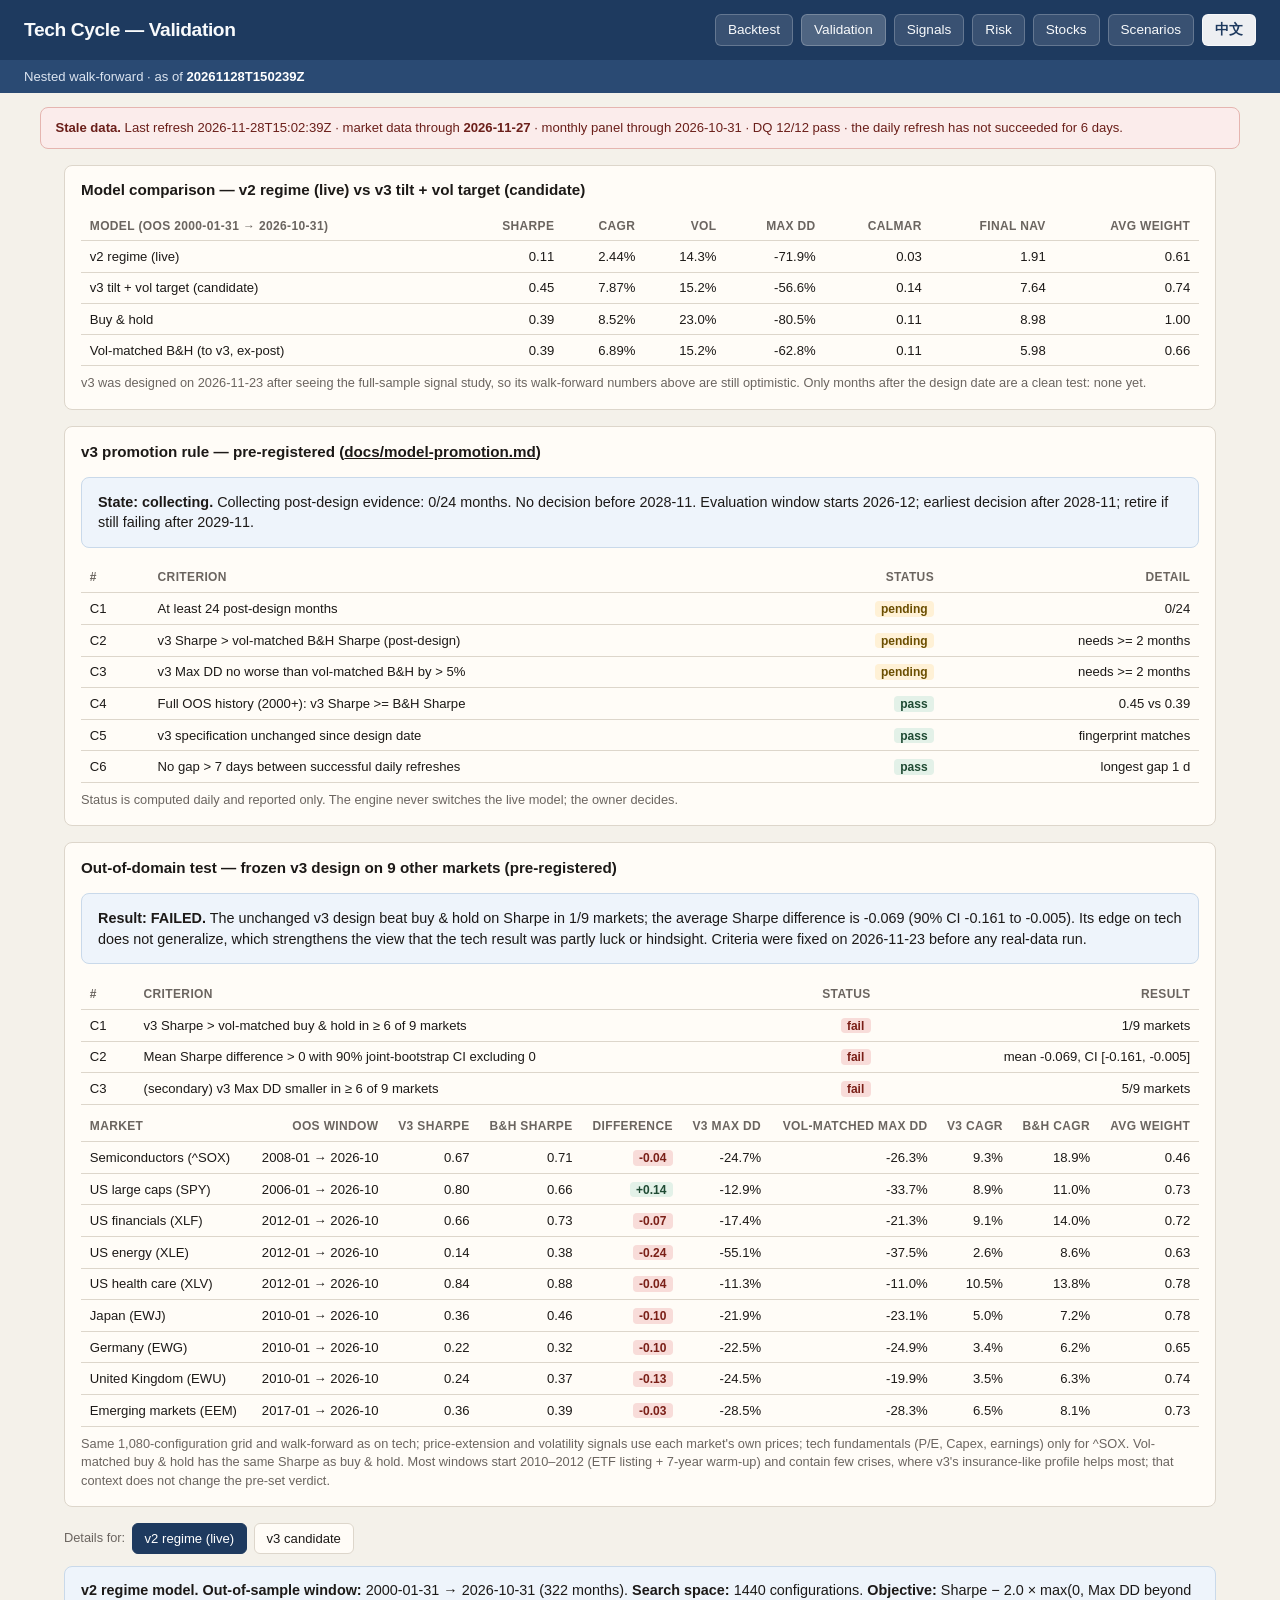
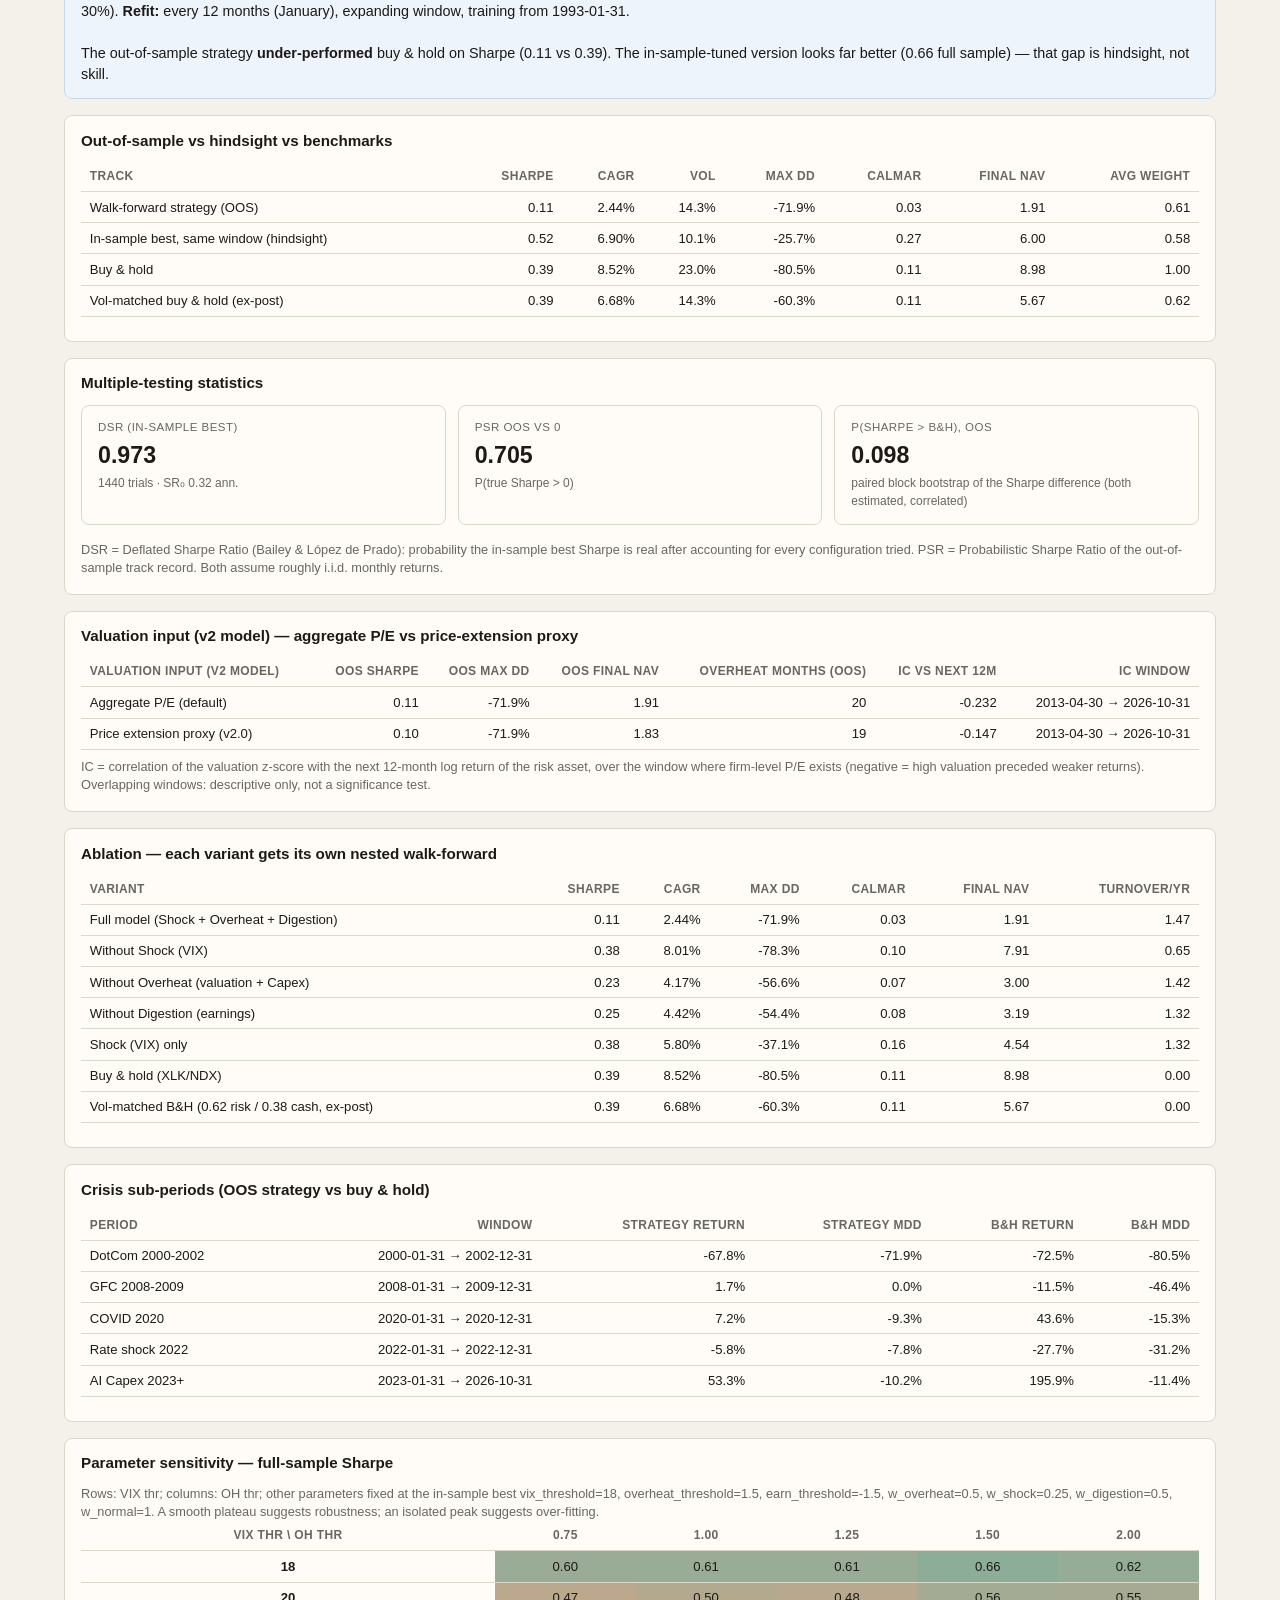
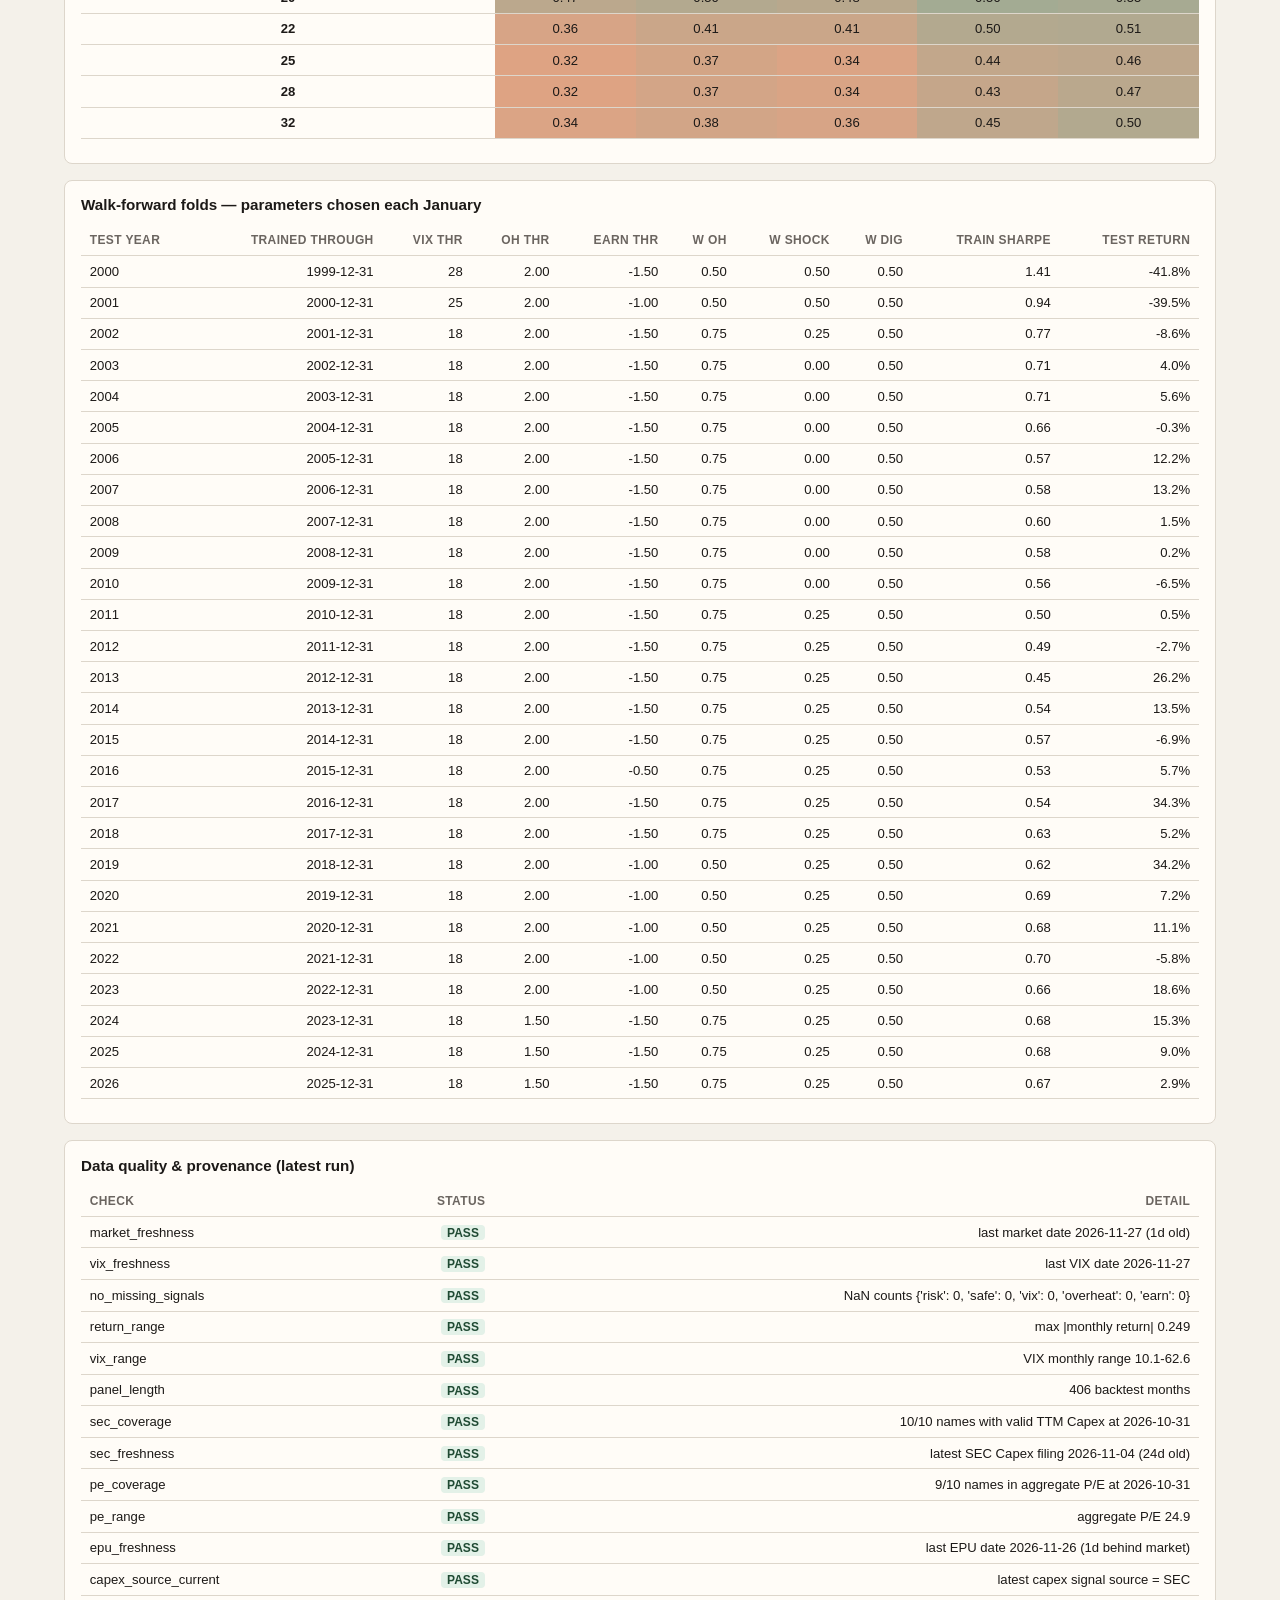
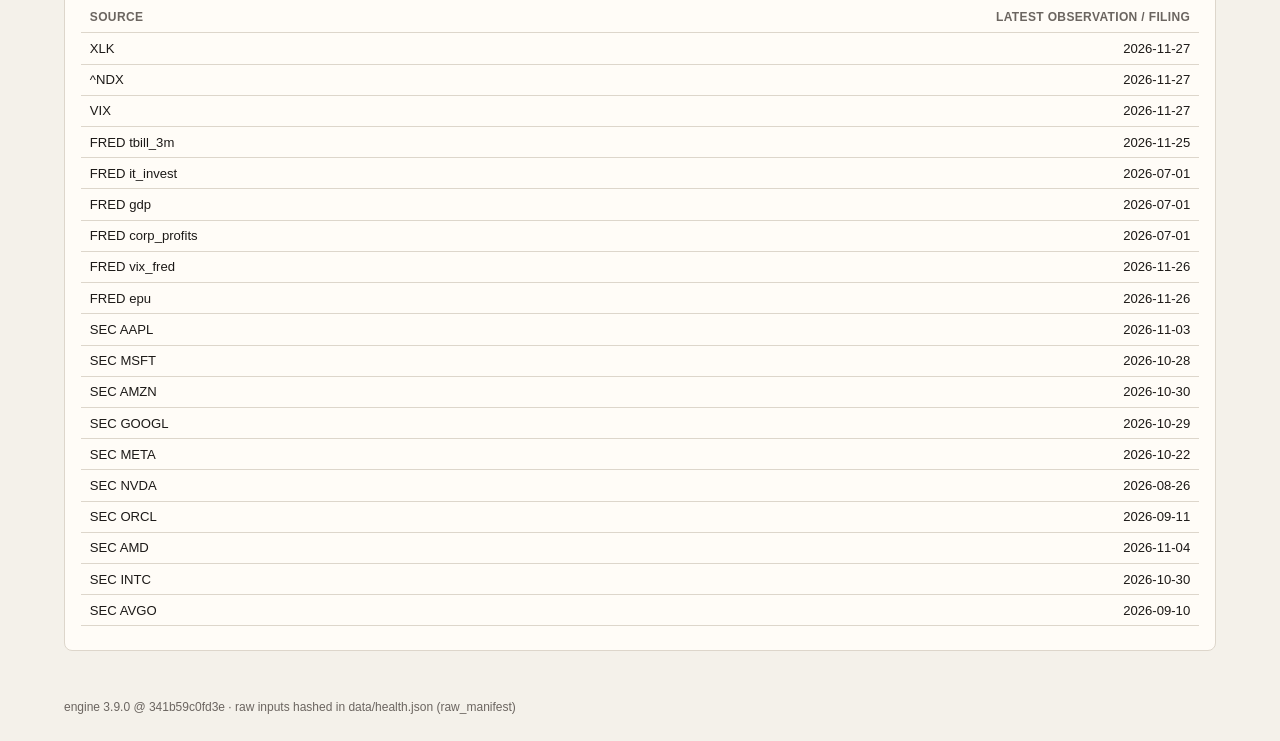
<file: validation.html>
<!DOCTYPE html>
<html lang="en">
<head>
  <meta charset="utf-8" />
  <meta http-equiv="Content-Security-Policy" content="default-src 'self'; script-src 'self'; style-src 'self' 'unsafe-inline'; img-src 'self' data:; connect-src 'self'; font-src 'self'; object-src 'none'; base-uri 'self'; form-action 'none'" />
  <meta name="viewport" content="width=device-width, initial-scale=1" />
  <title>Tech Cycle — Validation</title>
  <link rel="stylesheet" href="css/app.css" />
</head>
<body data-i18n-title="val.title">
  <header class="topbar">
    <h1 data-i18n="val.title">Tech Cycle — Validation</h1>
    <nav class="nav-links" aria-label="Primary">
      <a href="index.html" data-i18n="nav.backtest">Backtest</a>
      <a class="active" href="validation.html" data-i18n="nav.validation">Validation</a>
      <a href="signals.html" data-i18n="nav.signals">Signals</a>
      <a href="risk.html" data-i18n="nav.risk">Risk</a>
      <a href="stocks.html" data-i18n="nav.stocks">Stocks</a>
      <a href="scenarios.html" data-i18n="nav.scenarios">Scenarios</a>
    </nav>
  </header>
  <div class="subbar" id="asof-line" data-i18n="common.loading">Loading…</div>
  <div class="banner" id="banner" data-i18n="common.loadingStatus">Loading data status…</div>

  <main>
    <section class="panel">
      <h2 data-i18n="val.models.h2"></h2>
      <div class="table-wrap"><table id="modelTable"></table></div>
      <p class="note" id="designNote"></p>
    </section>

    <section class="panel">
      <h2><span data-i18n="val.promo.h2"></span> (<a href="https://github.com/9-Security/tech-cycle-dashboard/blob/main/docs/model-promotion.md" data-i18n="val.promo.doc">docs/model-promotion.md</a>)</h2>
      <p class="interp" id="promoState">—</p>
      <div class="table-wrap"><table id="promoTable"></table></div>
      <p class="note" data-i18n="val.promo.note"></p>
    </section>

    <section class="panel" id="xmPanel" hidden>
      <h2 data-i18n="xm.h2">Out-of-domain test — frozen v3 design on 9 other markets (pre-registered)</h2>
      <p class="interp" id="xmVerdict">—</p>
      <div class="table-wrap"><table id="xmCrit"></table></div>
      <div class="table-wrap"><table id="xmTable"></table></div>
      <p class="note" data-i18n="xm.note"></p>
    </section>

    <div class="model-pick" id="modelPick" role="tablist">
      <span class="muted small" data-i18n="val.pick.label">Details for:</span>
      <button class="active" data-model="regime_v2" data-i18n="val.pick.v2">v2 regime (live)</button>
      <button data-model="tilt_v3" data-i18n="val.pick.v3">v3 candidate</button>
    </div>

    <section class="interp" id="summary" data-i18n="common.loading">Loading…</section>

    <section class="panel">
      <h2 data-i18n="val.cmp.h2"></h2>
      <div class="table-wrap"><table id="cmpTable"></table></div>
    </section>

    <section class="panel">
      <h2 data-i18n="val.stats.h2"></h2>
      <div class="metrics" id="stats"></div>
      <p class="note" data-i18n-html="val.stats.note"></p>
    </section>

    <section class="panel">
      <h2 data-i18n="val.valin.h2"></h2>
      <div class="table-wrap"><table id="valTable"></table></div>
      <p class="note" data-i18n="val.valin.note"></p>
    </section>

    <section class="panel">
      <h2 data-i18n="val.abl.h2"></h2>
      <div class="table-wrap"><table id="ablTable"></table></div>
    </section>

    <section class="panel">
      <h2 data-i18n-html="val.sub.h2"></h2>
      <div class="table-wrap"><table id="subTable"></table></div>
    </section>

    <section class="panel">
      <h2 data-i18n="val.sens.h2"></h2>
      <p class="note" id="sensNote"></p>
      <div class="table-wrap"><table id="heat" class="heat"></table></div>
    </section>

    <section class="panel">
      <h2 data-i18n="val.folds.h2"></h2>
      <div class="table-wrap"><table id="foldTable"></table></div>
    </section>

    <section class="panel">
      <h2 data-i18n-html="val.dq.h2"></h2>
      <div class="table-wrap"><table id="dqTable"></table></div>
      <div class="table-wrap"><table id="srcTable"></table></div>
    </section>
  </main>

  <footer id="footer" data-i18n="common.loading">Loading…</footer>
  <script src="js/i18n.js"></script>
  <script src="js/common.js"></script>
  <script src="js/validation.js"></script>
</body>
</html>
</file>
<file: css/app.css>
:root {
  --bg: #f4f1ea;
  --panel: #fffcf7;
  --ink: #1c1917;
  --muted: #6b6560;
  --line: #ddd6cb;
  --accent: #2f6f4e;
  --nav: #1e3a5f;
  --nav-sub: #2a4a73;
  --warn: #c45c26;
  --shock: #8b1e3f;
  --gold: #b08900;
}

* { box-sizing: border-box; }

body {
  margin: 0;
  font-family: "IBM Plex Sans", "Segoe UI", sans-serif;
  background: var(--bg);
  color: var(--ink);
  line-height: 1.45;
}

a { color: inherit; }

.topbar {
  background: var(--nav);
  color: #f8fafc;
  padding: 0.85rem 1.5rem;
  display: flex;
  flex-wrap: wrap;
  align-items: center;
  justify-content: space-between;
  gap: 0.75rem;
}

.topbar h1 {
  margin: 0;
  font-size: 1.2rem;
  font-weight: 650;
  letter-spacing: -0.02em;
}

.nav-links {
  display: flex;
  gap: 0.5rem;
}

.nav-links a {
  text-decoration: none;
  background: rgba(255, 255, 255, 0.12);
  border: 1px solid rgba(255, 255, 255, 0.22);
  padding: 0.35rem 0.75rem;
  border-radius: 6px;
  font-size: 0.85rem;
}

.nav-links a.active,
.nav-links a:hover {
  background: rgba(255, 255, 255, 0.22);
}

.subbar {
  background: var(--nav-sub);
  color: #dbe4f0;
  padding: 0.45rem 1.5rem;
  font-size: 0.82rem;
}

.subbar strong { color: #fff; }

.banner {
  margin: 0.85rem 1.5rem 0;
  max-width: 1200px;
  margin-left: auto;
  margin-right: auto;
  background: #fff7e8;
  border: 1px solid #e8d4a8;
  color: #5c4a22;
  border-radius: 8px;
  padding: 0.65rem 0.9rem;
  font-size: 0.82rem;
}

main {
  padding: 1rem 1.5rem 2rem;
  max-width: 1200px;
  margin: 0 auto;
}

.metrics {
  display: grid;
  grid-template-columns: repeat(auto-fit, minmax(140px, 1fr));
  gap: 0.75rem;
  margin-bottom: 1rem;
}

.card {
  background: var(--panel);
  border: 1px solid var(--line);
  border-radius: 8px;
  padding: 0.85rem 1rem;
}

.card .label {
  font-size: 0.72rem;
  text-transform: uppercase;
  letter-spacing: 0.04em;
  color: var(--muted);
}

.card .value {
  font-size: 1.45rem;
  font-weight: 650;
  font-variant-numeric: tabular-nums;
  margin-top: 0.2rem;
}

.card .sub {
  font-size: 0.75rem;
  color: var(--muted);
  margin-top: 0.15rem;
}

.panel {
  background: var(--panel);
  border: 1px solid var(--line);
  border-radius: 8px;
  padding: 0.85rem 1rem 1rem;
  margin-bottom: 1rem;
}

.panel h2 {
  margin: 0 0 0.65rem;
  font-size: 0.95rem;
  font-weight: 600;
}

.chart-wrap { position: relative; height: 320px; }
.chart-wrap.short { height: 180px; }

.legend-regimes {
  display: flex;
  flex-wrap: wrap;
  gap: 0.75rem;
  margin: 0.35rem 0 0.75rem;
  font-size: 0.8rem;
}

.legend-regimes span {
  display: inline-flex;
  align-items: center;
  gap: 0.35rem;
}

.swatch {
  width: 12px;
  height: 12px;
  border-radius: 2px;
  display: inline-block;
}

.regime-strip {
  height: 28px;
  width: 100%;
  display: flex;
  border-radius: 4px;
  overflow: hidden;
  border: 1px solid var(--line);
  margin-bottom: 0.5rem;
}

.regime-strip div { height: 100%; min-width: 1px; }

.preview-grid {
  display: grid;
  grid-template-columns: repeat(auto-fit, minmax(220px, 1fr));
  gap: 0.75rem;
}

.scenario-card {
  border: 1px solid var(--line);
  border-radius: 8px;
  padding: 0.85rem 1rem;
  background: #fff;
}

.scenario-card.base { border-left: 4px solid var(--accent); }
.scenario-card.overheat { border-left: 4px solid var(--warn); }
.scenario-card.shock { border-left: 4px solid var(--shock); }

.scenario-card h3 {
  margin: 0 0 0.35rem;
  font-size: 0.95rem;
  text-transform: capitalize;
}

.scenario-card p {
  margin: 0.35rem 0;
  font-size: 0.85rem;
  color: var(--ink);
}

.scenario-card ul {
  margin: 0.35rem 0 0;
  padding-left: 1.1rem;
  font-size: 0.8rem;
  color: var(--muted);
}

.weight {
  font-weight: 650;
  font-variant-numeric: tabular-nums;
}

.interp {
  background: #eef4fb;
  border: 1px solid #c9d9ea;
  border-radius: 8px;
  padding: 0.85rem 1rem;
  margin-bottom: 1rem;
  font-size: 0.9rem;
}

.disclaimer {
  background: #eef4fb;
  border: 1px solid #c9d9ea;
  border-radius: 8px;
  padding: 0.75rem 1rem;
  font-size: 0.85rem;
  margin-top: 0.5rem;
}

footer {
  padding: 0 1.5rem 1.5rem;
  color: var(--muted);
  font-size: 0.75rem;
  max-width: 1200px;
  margin: 0 auto;
}

code {
  font-size: 0.85em;
  background: #ebe6dc;
  padding: 0.1em 0.3em;
  border-radius: 3px;
}

@media (max-width: 640px) {
  .topbar, .subbar, main, footer, .banner { padding-left: 1rem; padding-right: 1rem; }
  .chart-wrap { height: 260px; }
}

/* ---- v2 additions: live banner, badges, tables, heatmap ---- */
.banner.live { background: #ecf5ef; border-color: #b9d8c4; color: #1f4a33; }
.banner.stale { background: #fbeceb; border-color: #e5b5b0; color: #6b1f1a; }

.basis { margin: 0 0 0.5rem; font-size: 0.82rem; color: var(--muted); }
.note { margin: 0.5rem 0 0; font-size: 0.8rem; color: var(--muted); }
.muted { color: var(--muted); }
.small { font-size: 0.8rem; font-weight: 500; }

.badge {
  display: inline-block;
  padding: 0.1rem 0.55rem;
  border-radius: 999px;
  font-size: 1.05rem;
  color: #fff;
}
.badge.r1 { background: #c45c26; }
.badge.r2 { background: #8b1e3f; }
.badge.r3 { background: #b08900; }
.badge.r4 { background: #2f6f4e; }

.scenario-card.digestion { border-left: 4px solid var(--gold); }

.table-wrap { overflow-x: auto; margin-bottom: 0.5rem; }
table { border-collapse: collapse; width: 100%; font-size: 0.82rem; font-variant-numeric: tabular-nums; }
th, td { padding: 0.35rem 0.55rem; border-bottom: 1px solid var(--line); text-align: right; white-space: nowrap; }
th:first-child, td:first-child { text-align: left; }
thead th { color: var(--muted); font-weight: 600; font-size: 0.75rem; text-transform: uppercase; letter-spacing: 0.03em; }
table.heat td { text-align: center; }
table.heat th { text-align: center; }

.dq { font-weight: 650; font-size: 0.75rem; padding: 0.05rem 0.4rem; border-radius: 4px; }
.dq.PASS { background: #e3f1e8; color: #1f4a33; }
.dq.WARN { background: #fff1d6; color: #6b4e00; }
.dq.FAIL { background: #f8dcd9; color: #7a1f17; }

.picker { display: inline-flex; gap: 0.5rem; align-items: center; font-size: 0.85rem; margin-bottom: 0.5rem; }
.picker select { font: inherit; padding: 0.2rem 0.4rem; border: 1px solid var(--line); border-radius: 6px; background: #fff; }
.note, .interp { overflow-wrap: anywhere; }
.picker { max-width: 100%; flex-wrap: wrap; }
.picker select { max-width: 100%; }
.model-pick { display: flex; flex-wrap: wrap; gap: 0.4rem; align-items: center; margin: 0 0 0.75rem; }
.model-pick button {
  font: inherit; font-size: 0.82rem; padding: 0.3rem 0.75rem; border-radius: 6px;
  border: 1px solid var(--line); background: var(--panel); color: var(--ink); cursor: pointer;
}
.model-pick button.active { background: var(--nav); color: #fff; border-color: var(--nav); }
.model-pick button:disabled { opacity: 0.4; cursor: not-allowed; }
.card.candidate { border-style: dashed; border-color: #9fb3cc; }
.nav-links { flex-wrap: wrap; }
@media (max-width: 640px) {
  .nav-links a { padding: 0.3rem 0.55rem; font-size: 0.8rem; }
}
#promoTable td:nth-child(2), #promoTable th:nth-child(2) { text-align: left; white-space: normal; }
.lang-switch {
  font: inherit; font-size: 0.85rem; cursor: pointer;
  background: rgba(255, 255, 255, 0.92); color: var(--nav);
  border: 1px solid rgba(255, 255, 255, 0.6); border-radius: 6px; padding: 0.35rem 0.75rem; font-weight: 600;
}
.lang-switch:hover { background: #fff; }
@media (max-width: 640px) { .lang-switch { padding: 0.3rem 0.55rem; font-size: 0.8rem; } }
html[lang="zh-TW"] body { font-family: "IBM Plex Sans", "Noto Sans TC", "PingFang TC", "Microsoft JhengHei", "Segoe UI", sans-serif; }
#xmCrit td:nth-child(2), #xmCrit th:nth-child(2) { text-align: left; white-space: normal; }

/* ---- daily risk light ---- */
.light { background: var(--panel); border: 1px solid var(--line); border-left: 6px solid var(--muted); border-radius: 8px; padding: 0.9rem 1.1rem; margin-bottom: 1rem; }
.light[data-level="green"] { border-left-color: #2f6f4e; background: #f1f8f3; }
.light[data-level="yellow"] { border-left-color: #b08900; background: #fdf8e8; }
.light[data-level="red"] { border-left-color: #8b1e3f; background: #fbf0f1; }
.light-head { display: flex; gap: 0.75rem; align-items: center; }
.light-dot { width: 22px; height: 22px; border-radius: 50%; flex: none; background: var(--muted); box-shadow: 0 0 0 4px rgba(0,0,0,0.05); }
.light[data-level="green"] .light-dot { background: #2f6f4e; }
.light[data-level="yellow"] .light-dot { background: #d4a20c; }
.light[data-level="red"] .light-dot { background: #b3261e; }
.light-kicker { font-size: 0.72rem; text-transform: uppercase; letter-spacing: 0.04em; color: var(--muted); }
.light h2 { margin: 0.1rem 0 0; font-size: 1.1rem; }
.light ul { margin: 0.65rem 0 0.4rem; padding-left: 1.2rem; font-size: 0.92rem; line-height: 1.6; }
.light-foot { margin: 0.3rem 0 0; font-size: 0.78rem; color: var(--muted); overflow-wrap: anywhere; }

/* ---- stocks page ---- */
.picker-row { display: flex; flex-wrap: wrap; gap: 0.75rem; align-items: center; margin: 0 0 0.75rem; }
.stock-table tbody tr { cursor: pointer; }
.stock-table tbody tr:hover { background: #f6f1e8; }
.stock-table tbody tr.sel { background: #eef4fb; }
.stock-table tbody tr:focus { outline: 2px solid var(--nav); outline-offset: -2px; }
.mini-dot { display: inline-block; width: 10px; height: 10px; border-radius: 50%; margin-right: 0.3rem; vertical-align: -1px; }
.mini-dot.green { background: #2f6f4e; }
.mini-dot.yellow { background: #d4a20c; }
.mini-dot.red { background: #b3261e; }
.stock-detail .chart-wrap { margin-top: 0.5rem; }
</file>
